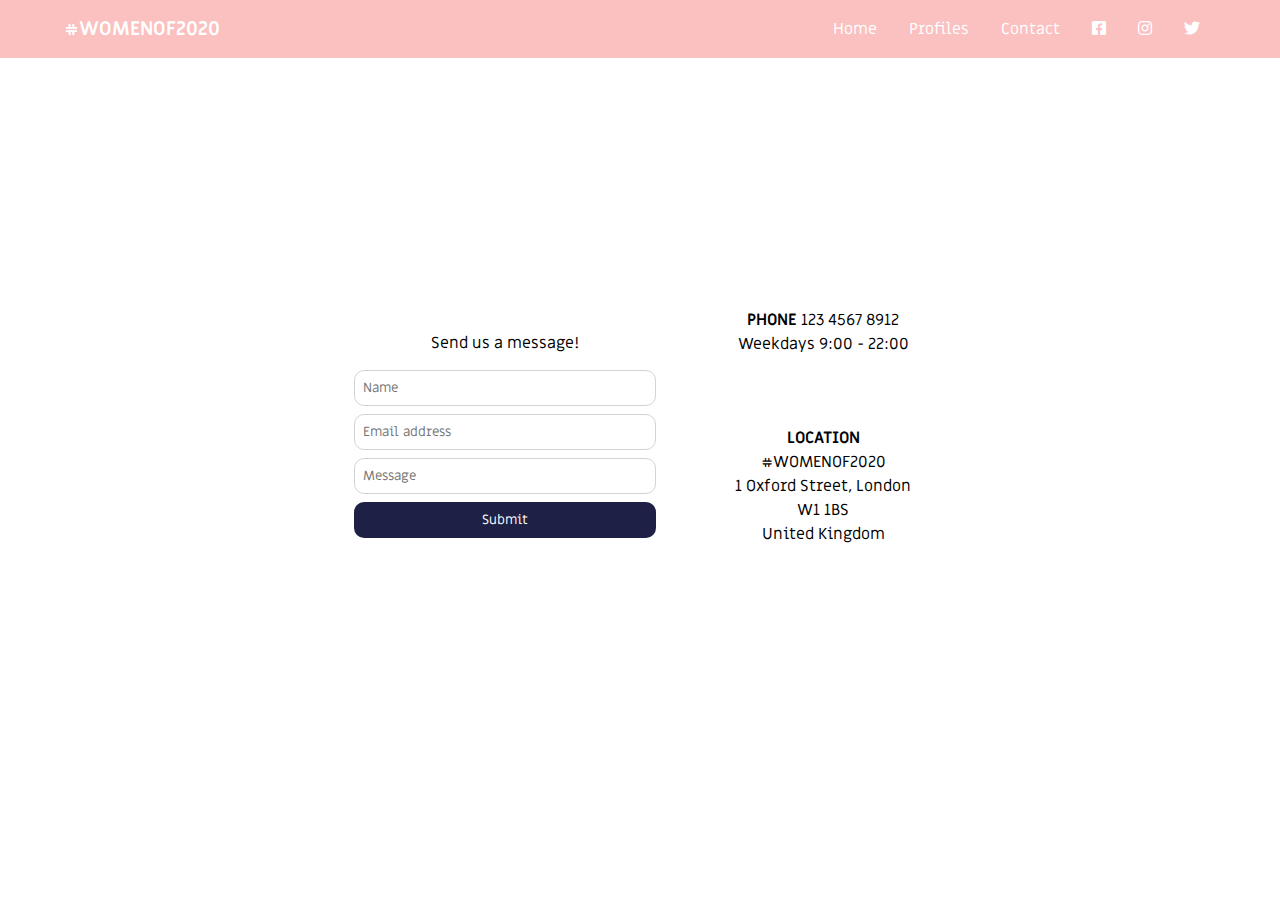
<file: contact.html>
<!DOCTYPE html>
<html lang="en">

<head>
    <meta charset="UTF-8">
    <meta name="viewport" content="width=device-width, initial-scale=1.0">
    <title>Document</title>

    <!-- Fonts -->
    <link href="https://fonts.googleapis.com/css2?family=Open+Sans:wght@300;400;700;800&display=swap" rel="stylesheet">
    <link href="https://fonts.googleapis.com/css2?family=Miriam+Libre:wght@400;700&display=swap" rel="stylesheet">
    <link rel="stylesheet" href="https://use.fontawesome.com/releases/v5.11.2/css/all.css">

    <!-- css stylesheet -->
    <link rel="stylesheet" href="./css/styles.css">

    <!-- javascript -->
    <script src="./js/javaScriptDoc.js"></script>
</head>

<body>

<!-- NAV BAR -->

<nav class="navbar">
   
    <div class="website-name"> <b>#WOMENOF2020 </b></div>
   
    <ul class="navbar-links">
        <li class="navbar-link">
            <a href="./index.html">Home</a>
        </li>
        <li class="navbar-link">
            <a href="./profiles.html">Profiles</a>
        </li>
        <li class="navbar-link">
            <a href="./contact.html">Contact</a>
        </li>
       
        <li class="navbar-link">
            <a href="https://www.facebook.com">
                <i class="fab fa-facebook-square"></i>
            </a>
        </li>
    
        <li class="navbar-link" >
            <a href="https://www.instagram.com">
                <i class="fab fa-instagram"></i>
            </a>
        </li>
    
        <li class="navbar-link" >
            <a href="https://www.twitter.com">
                <i class="fab fa-twitter"></i>
            </a>
        </li> 
    
    
    </ul>

    <ul class="navbar-links-icons">
        <li class="navbar-link">
            <a href="./index.html"><i class="fas fa-home"></i></a>
        </li>
        <li class="navbar-link">
            <a href="./profiles.html"><i class="fas fa-users"></i></a>
        </li>
        <li class="navbar-link">
            <a href="./contact.html"><i class="fas fa-envelope"></i></a>
        </li>
    </ul>
</nav>

<main>
    <h1 class="contact-page-title"><span style="font-size: 1.5rem;">Got a question?</span><br>
    Contact  #WOMENOF2020</h1>
    <div class="contact-container">

        <div class="send-msg">
            <p class="nl-msg">Send us a message!</p>
            <form>
                <input class="contact-name" type="text" placeholder="Name" required />
                <input class="contact-email" type="email" placeholder="Email address" required />
                <input class="contact-msg" type="text" placeholder="Message" required />
                <button id="submitButton"class="submit-btn">Submit</button>
            </form>
        </div>

        <div class="contact-options">

            <div class="phone"> 
                
                <p><b>PHONE</b> 123 4567 8912<br />
                    Weekdays 9:00 - 22:00<br />
                    
                    
                </p>
            </div>   
            <div class="mail">
                <p>
                    <b>LOCATION </b> <br />
                    #WOMENOF2020<br />
                    1 Oxford Street, London<br />
                    W1 1BS<br />
                    
                    United Kingdom
            </div>
        </div>
    </div>
</main>

</body> 
</html>
</file>
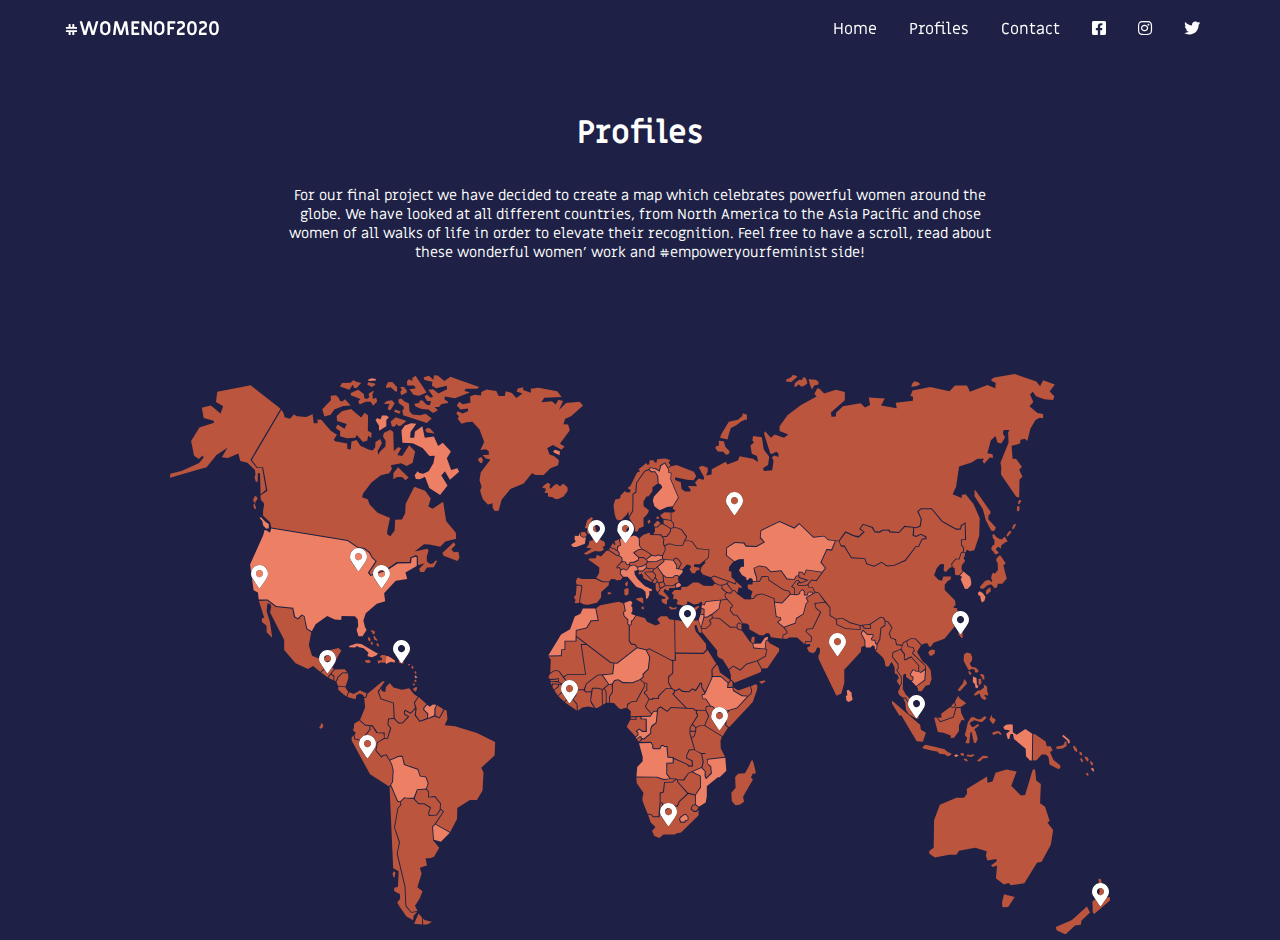
<file: profiles.html>
<!DOCTYPE html>
<html lang="en">

<head>
    <meta charset="UTF-8">
    <meta name="viewport" content="width=device-width, initial-scale=1.0">
    <title>Document</title>

    <!-- Fonts -->
    <link href="https://fonts.googleapis.com/css2?family=Open+Sans:wght@300;400;700;800&display=swap" rel="stylesheet">
    <link href="https://fonts.googleapis.com/css2?family=Miriam+Libre:wght@400;700&display=swap" rel="stylesheet">
    <link rel="stylesheet" href="https://use.fontawesome.com/releases/v5.11.2/css/all.css">

    <!-- css stylesheet -->
    <link rel="stylesheet" href="./css/map.css">

    <!-- javascript -->
    <script src="./js/javaScriptDoc.js"></script>
</head>

<body>

<!-- NAV BAR -->

<nav class="navbar">
   
    <div class="website-name"> <b>#WOMENOF2020 </b></div>
   
    <ul class="navbar-links">
        <li class="navbar-link">
            <a href="./index.html">Home</a>
        </li>
        <li class="navbar-link">
            <a href="./profiles.html">Profiles</a>
        </li>
        <li class="navbar-link">
            <a href="./contact.html">Contact</a>
        </li>
       
        <li class="navbar-link">
            <a href="https://www.facebook.com">
                <i class="fab fa-facebook-square"></i>
            </a>
        </li>
    
        <li class="navbar-link" >
            <a href="https://www.instagram.com">
                <i class="fab fa-instagram"></i>
            </a>
        </li>
    
        <li class="navbar-link" >
            <a href="https://www.twitter.com">
                <i class="fab fa-twitter"></i>
            </a>
        </li> 
    
    
    </ul>

    <ul class="navbar-links-icons">
        <li class="navbar-link">
            <a href="./index.html"><i class="fas fa-home"></i></a>
        </li>
        <li class="navbar-link">
            <a href="./profiles.html"><i class="fas fa-users"></i></a>
        </li>
        <li class="navbar-link">
            <a href="./contact.html"><i class="fas fa-envelope"></i></a>
        </li>
    </ul>
</nav>


<main>

    <div>
        <h1 class="map-title">
            Profiles</h1>
    </div>
<p class="map-description">
                    For our final project we have decided to create a map which celebrates powerful women around the globe. We have looked at all different countries, from North America to the Asia Pacific and chose women of all walks of life in order to elevate their recognition. Feel free to have a scroll, read about these wonderful women’ work and #empoweryourfeminist side!
</p>
    <!-- MAP  --> 

    <div class="map-container">

        <div class="map">

            <ul class="map-markers">

                <!-- Reni Eddo-Lodge -->
                <li class="map-marker map-marker-rel">
                    
                <a class="marker" href="#"></a>
        
                <div class="map-marker-info">
        
                    <div class="map-marker-info-inner">
        
                        <div class="info-header">
                            <p class="name">Reni<br />Eddo-Lodge</p>
        
                            <div class="profile-picture" >
                                <img class="profile-img" src="./img/reni-eddo-lodge.jpeg">
                            </div>

                            

                        </div>
        
                    <div class="info-main">
                        <p><b>Location:</b> London, UK</p>
                            <p>
                                Reni Eddo-Lodge is a British journalist and author, whose writing primarily focuses on feminism and exposing structural racism.
                            </p>
                    </div>
        
                    </div>
        
                </div>
        
                </li>

                <!-- Luisa Neubauer -->
                <li class="map-marker map-marker-ln">
        
                    <a class="marker" href="#"></a>
            
                        <div class="map-marker-info">
            
                        <div class="map-marker-info-inner">
            
                            <div class="info-header">
                                <p class="name">Luisa<br />Neubauer</p>
            
                                <div class="profile-picture" >
                                    <img class="profile-img" src="./img/Luisa-Neubauer.jpg">
                                </div>
        
                                
        
                            </div>
            
                            <div class="info-main">
                                <p><b>Location:</b> Hamburg, Germany</p>
                                <p>
                                    Luisa-Marie Neubauer is a German climate activist. She is one of the main organisers of the school strike for climate movement in Germany, where it is commonly referred to under its alternative name Fridays for Future.
                                </p>
                            </div>
            
                        </div>
            
                        </div>
            
                    </li>

                <!-- Lucinda Evans -->
                <li class="map-marker map-marker-le">
        
                    <a class="marker" href="#"></a>
        
                    <div class="map-marker-info">
        
                    <div class="map-marker-info-inner">
        
                        <div class="info-header">
                            <p class="name">Lucinda <br />Evans</p>
        
                            <div class="profile-picture" >
                                <img class="profile-img" src="./img/lucinda-evans.jpg">
                            </div>
    
                            
    
                        </div>
        
                        <div class="info-main">
                            <p><b>Location:</b> Cape Town, South Africa</p>
                            <p> 
                                Lucinda Evans is a South African women's rights activist. She is known for having led nationwide marches and was one of the speakers at the #AmINext protest outside South Africa's parliament calling for government action against gender-based violence and femicide.
                        
                            </p>
        
                        </div>
        
                    </div>
        
                    </div>
        
                </li>

                <!-- Nawal El Saadawi -->
                <li class="map-marker map-marker-nes">
        
                    <a class="marker" href="#"></a>
        
                    <div class="map-marker-info">
        
                    <div class="map-marker-info-inner">
        
                        <div class="info-header">
                            <p class="name">Nawal<br />El Saadawi</p>
        
                            <div class="profile-picture" >
                                <img class="profile-img" src="./img/Egypt_Nawal_El_Saadawi.jpg">
                            </div>
    
                            
    
                        </div>
        
                        <div class="info-main">
                            <p><b>Location:</b> Cairo, Egypt</p>
                            <p>
                                Nawal El Saadawi is an Egyptian feminist writer, activist, physician, and psychiatrist. She has written many books on the subject of women in Islam, paying particular attention to the practice of female genital mutilation in her society.
        
                    </div>
        
                    </div>
        
                </li>

                <!-- Wangari Maathai  -->
                <li class="map-marker map-marker-wm">
        
                    <a class="marker" href="#"></a>
        
                    <div class="map-marker-info">
        
                    <div class="map-marker-info-inner">
        
                        <div class="info-header">
                            <p class="name">Wangari<br />Maathai</p>
        
                            <div class="profile-picture" >
                                <img class="profile-img" src="./img/wangari-maathai.jpg">
                            </div>
                        </div>
        
                        <div class="info-main">
                        <p><b>Location:</b> Kenya</p>
                        <p>
                            Wangarĩ Maathai was a renowned Kenyan social, environmental and political activist and the first African woman to win the Nobel Prize.
                            In 1977, Maathai founded the Green Belt Movement, an environmental non-governmental organization focused on the planting of trees, environmental conservation, and women's rights. 
                            </p>
        
                        </div>
        
                    </div>
        
                    </div>
        
                </li>
            
                <!-- Leymah Gbowee -->
                <li class="map-marker map-marker-lg">
            
                    <a class="marker" href="#"></a>
        
                    <div class="map-marker-info">
        
                    <div class="map-marker-info-inner">
        
                        <div class="info-header">
                            <p class="name">Leymah <br />Gbowee </p>
        
                            <div class="profile-picture" >
                                <img class="profile-img" src="./img/Leymah-Gbowee.jpg">
                            </div>
                        </div>
        
                        <div class="info-main">
                        <p><b>Location:</b> Liberia</p>
                        <p>
                            Leymah Roberta Gbowee is a Liberian peace activist responsible for leading a women's nonviolent peace movement, Women of Liberia Mass Action for Peace that helped bring an end to the Second Liberian Civil War in 2003.
                            </p>
        
                        </div>
        
                    </div>
        
                    </div>
        
                </li>

                <!-- Ruth Baden Ginsburg  -->
                <li class="map-marker map-marker-rbg">
            
                    <a class="marker" href="#"></a>
        
                    <div class="map-marker-info">
        
                    <div class="map-marker-info-inner">
        
                        <div class="info-header">
                            <p class="name">Ruth   <br />Baden Ginsburg</p>
        
                            <div class="profile-picture" >
                                <img class="profile-img" src="./img/rbg.jpg">
                            </div>
                        </div>
        
                        <div class="info-main">
                            <p><b>Location:</b> USA</p>
                            <p>
                            Ruth Bader Ginsburg was an associate justice of the Supreme Court of the United States from 1993 until her death. She was nominated by President Bill Clinton and at the time was generally viewed as a moderate consensus-builder.
                            </p>
        
                        </div>
        
                    </div>
        
                    </div>
        
                </li>

                <!-- Alicia Garza -->
                <li class="map-marker map-marker-ag">
            
                    <a class="marker" href="#"></a>
        
                    <div class="map-marker-info">
        
                    <div class="map-marker-info-inner">
        
                        <div class="info-header">
                            <p class="name">Alicia<br />Garza</p>
        
                            <div class="profile-picture" >
                                <img class="profile-img" src="./img/ag.jpg">
                            </div>
                        </div>
        
                        <div class="info-main">
                            <p><b>Location:</b> USA</p>
                            <p>
                                Alicia Garza is an American civil rights activist and writer known for co-founding the international Black Lives Matter movement.  She has organized around the issues of health, student services and rights, rights for domestic workers, ending police brutality, anti-racism, and violence against transgender and gender non-conforming people of color. 
                            </p>
        
                        </div>
        
                    </div>
        
                    </div>
        
                </li>
                
                <!-- Alexandria Ocasio-Cortez -->
                <li class="map-marker map-marker-aoc">
            
                    <a class="marker" href="#"></a>
        
                    <div class="map-marker-info">
        
                    <div class="map-marker-info-inner">
        
                        <div class="info-header">
                            <p class="name">Alexandria<br />Ocasio-Cortez</p>
        
                            <div class="profile-picture" >
                                <img class="profile-img" src="./img/aoc.jpg">
                            </div>
                        </div>
        
                        <div class="info-main">
                            <p><b>Location:</b> USA</p>
                            <p>
                                Alexandria Ocasio-Cortez, also known by her initials AOC, is an American politician serving as the U.S. Representative for New York's 14th congressional district. The district includes the eastern part of the Bronx, portions of north-central Queens, and Rikers Island in New York City.
                            </p>
        
                        </div>
        
                    </div>
        
                    </div>
        
                </li>

                <!-- Ivanka Trump 
                <li class="map-marker map-marker-it">
            
                    <a class="marker" href="#"></a>
        
                    <div class="map-marker-info">
        
                    <div class="map-marker-info-inner">
        
                        <div class="info-header">
                            <p class="name">Ivanka <br /> Trump</p>
        
                            <div class="profile-picture" >
                                <img class="profile-img" src="./img/it.png">
                            </div>
                        </div>
        
                        <div class="info-main">
                            <p><b>Location:</b> USA</p>
                            <p>
                            </p>
        
                        </div>
        
                    </div>
        
                    </div>
        
                </li>
                -->

                <!-- Lyubov Sobol -->
                <li class="map-marker map-marker-ls">
            
                    <a class="marker" href="#"></a>
        
                    <div class="map-marker-info">
        
                    <div class="map-marker-info-inner">
        
                        <div class="info-header">
                            <p class="name">Lyubov <br />Sobol</p>
        
                            <div class="profile-picture" >
                                <img class="profile-img" src="./img/ls.jpg">
                            </div>
                        </div>
        
                        <div class="info-main">
                            <p><b>Location:</b> Russia</p>
                            <p>
                                Lyubov Eduardovna Sobol is a Russian political and public figure, anti-corruption activist, lawyer of the Anti-Corruption Foundation, and a member of the Russian Opposition Coordination Council.                         </p>
        
                        </div>
        
                    </div>
        
                    </div>
        
                </li> 

                <!-- Chua Sock Koong -->
                <li class="map-marker map-marker-csk">
            
                    <a class="marker" href="#"></a>
        
                    <div class="map-marker-info">
        
                    <div class="map-marker-info-inner">
        
                        <div class="info-header">
                            <p class="name">Chua <br />Sock Koong</p>
        
                            <div class="profile-picture" >
                                <img class="profile-img" src="./img/csk.jpg">
                            </div>
                        </div>
        
                        <div class="info-main">
                            <p><b>Location:</b> Singapore</p>
                            <p>
                                Chua Sock Koong, Group Chief Executive Officer (CEO) of Singapore Telecommunications Limited (SingTel), appears in many lists of the most powerful women in business. She is one of the few women in the world to run a major communications group.  SingTel, Asia’s leading communications group, is the largest listed company on the Singapore Exchange by market capitalisation.
                            </p>
        
                        </div>
        
                    </div>
        
                    </div>
        
                </li>

                <!-- Parveena Ahanger -->
                <li class="map-marker map-marker-pa">
            
                    <a class="marker" href="#"></a>
        
                    <div class="map-marker-info">
        
                    <div class="map-marker-info-inner">
        
                        <div class="info-header">
                            <p class="name">Parveena <br />Ahanger</p>
        
                            <div class="profile-picture" >
                                <img class="profile-img" src="./img/pa.jpg">
                            </div>
                        </div>
        
                        <div class="info-main">
                            <p><b>Location:</b> Jammu and Kashmir, India</p>
                            <p>
                                Parveena Ahangar is the Founder and Chairperson of Association of Parents of Disappeared Persons in Jammu and Kashmir. She won the Rafto Prize for Human Rights in 2017 for her “protests against enforced disappearances” and for demanding justice for victims of violence in Jammu and Kashmir.
                            </p>
        
                        </div>
        
                    </div>
        
                    </div>
        
                </li>

                <!-- Jacinda Ardern -->
                <li class="map-marker map-marker-ja">
            
                    <a class="marker" href="#"></a>
        
                    <div class="map-marker-info">
        
                    <div class="map-marker-info-inner">
        
                        <div class="info-header">
                            <p class="name">Jacinda <br />Ardern</p>
        
                            <div class="profile-picture" >
                                <img class="profile-img" src="./img/ja.jpg">
                            </div>
                        </div>
        
                        <div class="info-main">
                            <p><b>Location:</b> New Zealand</p>
                            <p>
                                Jacinda Kate Laurell Ardern is a New Zealand politician who has served as the 40th prime minister of New Zealand and leader of the Labour Party since 2017. She has been the member of Parliament for Mount Albert since March 2017, having first been elected to the House of Representatives as a list MP in 2008.
                            </p>
        
                        </div>
        
                    </div>
        
                    </div>
        
                </li>

                <!-- Tsai Ing-Wen -->
                <li class="map-marker map-marker-tiw">
            
                    <a class="marker" href="#"></a>
        
                    <div class="map-marker-info">
        
                    <div class="map-marker-info-inner">
        
                        <div class="info-header">
                            <p class="name">Tsai <br />Ing-Wen</p>
        
                            <div class="profile-picture" >
                                <img class="profile-img" src="./img/ti-w.png">
                            </div>
                        </div>
        
                        <div class="info-main">
                            <p><b>Location:</b> Taiwan</p>
                            <p>
                            Tsai Ing-wen is a Taiwanese politician and academic serving as the seventh President of the Republic of China, since 2016. A member of the Democratic Progressive Party, Tsai is the first female president of Taiwan.                        
                            </p>
        
                        </div>
        
                    </div>
        
                    </div>
        
                </li>

                <!-- Mariana Costa Checa -->
                <li class="map-marker map-marker-mcc">
            
                    <a class="marker" href="#"></a>
        
                    <div class="map-marker-info">
        
                    <div class="map-marker-info-inner">
        
                        <div class="info-header">
                            <p class="name">Mariana <br />Costa Checa</p>
        
                            <div class="profile-picture" >
                                <img class="profile-img" src="./img/mcc.jpg">
                            </div>
                        </div>
        
                        <div class="info-main">
                            <p><b>Location:</b> Peru</p>
                            <p>
                                As the brains behind Laboratoria, a business directed towards getting low-income women into the tech industry by providing them with web design classes, she’s been praised by both Barack Obama and Mark Zuckerberg. She was also recently recognized by MIT as one of the most innovative minds under 35 and named as one of just nine Latin American women in the BBC’s 2016 Women of the Year rankings.                        </p>
        
                        </div>
        
                    </div>
        
                    </div>
        
                </li>

                <!-- Rigoberta Menchu -->
                <li class="map-marker map-marker-rm">
            
                    <a class="marker" href="#"></a>
        
                    <div class="map-marker-info">
        
                    <div class="map-marker-info-inner">
        
                        <div class="info-header">
                            <p class="name">Rigoberta<br />Menchú</p>
        
                            <div class="profile-picture" >
                                <img class="profile-img" src="./img/rm.jpg">
                            </div>
                        </div>
        
                        <div class="info-main">
                            <p><b>Location:</b> Guatemala</p>
                            <p>
                                Rigoberta Menchú Tum is a K'iche' Indigenous feminist and human rights activist from Guatemala. Menchú has dedicated her life to publicizing the rights of Guatemala's Indigenous peoples during and after the Guatemalan Civil War, and to promoting Indigenous rights internationally. 
                            </p>      
                        </div>
        
                    </div>
        
                    </div>
        
                </li>
                <!-- Sonia Sotomayor -->
                <li class="map-marker map-marker-ss">
            
                    <a class="marker" href="#"></a>
        
                    <div class="map-marker-info">
        
                    <div class="map-marker-info-inner">
        
                        <div class="info-header">
                            <p class="name">Sonia<br />Sotomayor</p>
        
                            <div class="profile-picture" >
                                <img class="profile-img" src="./img/ss.jpg">
                            </div>
                        </div>
        
                        <div class="info-main">
                            <p><b>Location:</b> Puerto Rico/USA</p>
                            <p>
                                Sonia Maria Sotomayor is an Associate Justice of the Supreme Court of the United States. She was nominated by President Barack Obama on May 26, 2009 and has served since August 8, 2009. Sotomayor is the first Hispanic and Latina member of the Court.
                            </p>
        
                        </div>
        
                    </div>
        
                    </div>
        
                </li>
            </ul>

            <svg version="1.2" viewBox="0 0 868.32 517.71" xmlns="http://www.w3.org/2000/svg" xmlns:xlink="http://www.w3.org/1999/xlink">
                        
                <path class="color2" id="kalimantan" d="m726.34 308.68-2.31 8.68-12.53 4.23-3.75-4.4-1.82 0.5 3.4 13.12 5.09 0.57 6.79 2.57v2.57l3.11-0.57 4.53-6.27v-5.13l2.55-5.13 2.83 0.57-3.4-7.13-0.52-4.59z"/>
                <path class="color2" id="papua new guinea" d="m797.42 332.57-0.37 24.44 3.52-0.19 4.63-5.41 3.89 0.19 2.5 2.24 0.83 6.9 7.96 4.2 2.04-0.75v-2.52l-6.39-5.32-3.15-7.28 2.5-1.21-1.85-4.01-3.7-0.09-0.93-4.29-9.81-6.62z"/>
                <path class="color2" id="mexico" d="m82.15 209.71 4.83 15.21-2.25 1.26 0.25 3.02 4.25 3.27v6.05l5.25 5.04-2.25-14.86-3-9.83 0.75-6.8 2.5 0.25 1 2.27-1 5.79 13 25.44v9.07l10.5 12.34 11.5 5.29 4.75-2.77 6.75 5.54 4-4.03-1.75-4.54 5.75-1.76 1.75 1.01 1.75-1.76h2.75l5-8.82-2.5-2.27-9.75 2.27-2.25 6.55-5.75 1.01-6.75-2.77-3-9.57 2.27-12.07-4.64-2.89-2.21-11.59-1.85-0.79-3.38 3.43-3.88-2.07-1.52-7.73-15.37-1.61-7.94-5.97z"/>
                <path class="color2" id="estonia" d="m462.43 127.94-5.6-0.2-3.55 2.17-0.05 1.61 2.3 2.17 7.15 1.21z"/>
                <path class="color2" id="algeria" d="m418.54 211.77-4.08-1.37-16.98 3.19-3.7 2.81 2.26 11.67-6.75 0.27-4.06 6.53-9.67 2.32 0.03 4.75 31.85 24.35 5.43 0.46 18.11-14.15-1.81-2.28-3.4-0.46-2.04-3.42v-14.15l-1.36-1.37 0.23-3.65-3.62-3.65-0.45-3.88 1.58-1.14-0.68-4.11z"/>
                <path class="color1" id="morocco" d="m392.95 216.56h-11.55l-2.26 5.02-5.21 2.51-4.3 11.64-8.38 5.02-11.77 19.39 11.55-0.23 0.45-5.7h2.94v-7.76h10.19l0.23-10.04 9.74-2.28 4.08-6.62 6.34-0.23z"/>
                <path class="color2" id="mauretania" d="m349.56 260.94 2.18 2.85-0.45 12.32 3.17-2.28 2.26-0.46 3.17 1.14 3.62 5.02 3.4-2.28 16.53-0.23-4.08-27.61 4.38-0.02-8.16-6.25 0.01 4.06-10.33 0.01-0.05 7.75-2.97-0.01-0.38 5.72z"/>
                <path class="color2" id="senegal" d="m354.78 274.6-3.94 2.86-0.9 1.6-0.28 1.6 1.45 1.04 4.84-0.07 3.11-0.84 0.35 1.53-0.28 2.02 2.97 1.46 0.62 0.7 3.94 0.14 0.14-1.74-3.6-4.32-4.01-5.43-2.49-1.04z"/>
                <path class="color2" id="gambia" d="m351.55 282.62-0.13 1.11 6.92-0.1 0.35-1.03-0.15-1.04-1.99 0.81z"/>
                <path class="color2" id="casamance" d="m351.45 284.5 1.24 3.01 0.69-1.86 8.41 0.88-3.64-1.87z"/>
                <path class="color2" id="bissau" d="m353.26 288.81 1.4 2.77 3.93-3.38 0.04-1.04-4.63-0.67z"/>
                <path class="color2" id="guinee" d="m355.08 292.22 3.04 4.68 3.96-3.44 4.06-0.18 3.38 4.49 2.87 1.89 1.08-2.1 0.96-0.54-0.07-4.62-1.91-5.48-5.86 0.65-7.25-0.58-0.04 1.86z"/>
                <path class="color2" id="sierra leone" d="m358.59 297.41 5.65 5.46 4.03-4.89-2.52-3.95-3.47 0.35z"/>
                <path class="color2" id="liberia" d="m364.83 303.47 10.98 7.34-0.26-5.56-3.32-3.91-3.24-2.87z"/>
                <path class="color2" id="ivoire" d="m376.73 311.03 4.28-3.03 5.32-0.93 5.43 1.17-2.77-4.19-0.81-2.56 0.81-7.57-4.85 0.23-2.2-2.1-4.62 0.12-2.2 0.35 0.23 5.12-1.16 0.47-1.39 2.56 3.58 4.19z"/>
                <path class="color2" id="mali" d="m364.12 280.12 3.08-2.11 17.12-0.1-3.96-27.54 4.52-0.13 21.87 16.69 2.94 0.42-1.11 9.28-13.75 1.25-10.61 7.92-1.93 5.42-7.37 0.31-1.88-5.41-5.65 0.4 0.22-1.77z"/>
                <path class="color2" id="burkina" d="m395.25 278.56 3.64-0.29 5.97 8.44-5.54 4.18-4.01-1.03-5.39 0.07-0.87 3.16-4.52 0.22-1.24-1.69 1.6-5.14z"/>
                <path class="color1" id="niger" d="m405.55 286.28 2.55-0.06 2.3-3.45 3.86-0.69 4.11 2.51 8.77 0.25 6.78-2.76 2.55-2.19 0.19-2.88 4.73-4.77 1.25-10.53-3.11-6.52-7.96-1.94-18.42 14.36-2.61-0.25-1.12 9.97-9.4 0.94z"/>
                <path class="color2" id="ghana" d="m389 301.33 1.12 2.63 2.92 4.58 1.62-0.06 4.42-2.51-0.31-14.29-3.42-1-4.79 0.13z"/>
                <path class="color2" id="togo" d="m399.88 305.53 2.68-1.57-0.06-10.35-1.74-2.82-1.12 0.94z"/>
                <path class="color2" id="benin" d="m403.37 303.77h2.12l0.12-6.02 2.68-3.89-0.12-6.77-2.43-0.06-4.17 3.26 1.74 3.32z"/>
                <path class="color2" id="nigeria" d="m406.23 303.65 3.92 0.19 4.73 5.27 2.3 0.63 1.8-0.88 2.74-0.38 0.93-3.82 3.73-2.45 4.04-0.19 7.4-13.61-0.12-3.07-3.42-2.63-6.84 3.01-9.15-0.13-4.36-2.76-3.11 0.69-1.62 2.82-0.12 7.96-2.61 3.7z"/>
                <path class="color1" id="tunisia" d="m419.57 211.61 5.53-2.23 1.82 1.18 0.07 1.44-0.85 1.11 0.13 1.97 0.85 0.46v3.54l-0.98 1.64 0.13 1.05 3.71 1.31-2.99 4.65-1.17-0.07-0.2 3.74-1.3 0.2-1.11-0.98 0.26-3.8-3.64-3.54-0.46-3.08 1.76-1.38z"/>
                <path class="color2" id="libya" d="m424.71 232.31 1.56-0.26 0.46-3.6h0.78l3.19-5.24 7.87 2.29 2.15 3.34 7.74 3.54 4.03-1.7-0.39-1.7-1.76-1.7 0.2-1.18 2.86-2.42h5.66l2.15 2.88 4.55 0.66 0.59 36.89-3.38-0.13-20.42-10.62-2.21 1.25-8.39-2.1-2.28-3.01-3.32-0.46-1.69-3.01z"/>
                <path class="color2" id="egypt" d="m466.59 227.34 2.67 0.07 5.2 1.44 2.47 0.07 3.06-2.56h1.43l2.6 1.44h3.29l0.59-0.04 2.08 5.98 0.59 1.93 0.55 2.89-0.98 0.72-1.69-0.85-1.95-6.36-1.76-0.13-0.13 2.16 1.17 3.74 9.37 11.6 0.2 4.98-2.73 3.15-25.64-0.29z"/>
                <path class="color2" id="chad" d="m437.45 280.28 0.13-2.95 4.74-4.61 1.27-11.32-3.16-6.04 2.21-1.13 21.4 11.15-0.13 10.94-3.77 3.21v5.64l2.47 4.78h-4.36l-7.22 7.14-0.19 2.16-5.33-0.07-0.07 0.98-3.04-0.4-2.08-3.93-1.56-0.77 0.2-1.2 1.96-1.5v-7.02l-2.71-0.42-3.27-2.43z"/>
                <path class="color2" id="south_sudan" d="m493.74 294.62-2.9434-4.9434-0.30859-3.5957-0.70703 0.13477-0.19141 1.1074-3.8574 5.6348-3.0781-1.4688-3.0703 2.5723-6.3516-0.36523-2.8106-2.2461-4.0332 2.0645-0.15234 1.375-1.2305 0.74023 12.32 12.68 6.7109 0.38086 0.97852 1.4902 9.6016 0.16992 0.0781-2.1504 0.82032-1.4902 3.2012-0.41016-3.9902-5.7891h-2.9394l-0.75-4.1113 2.3594-1.0391z"/>
                <path class="color2" id="sudan" d="m496.66 254.89-3.6894 3.7207-25.801-0.23047 0.27929 6.5703-2.459-0.0703-0.17969 11.83-3.7305 3.2109-0.15039 4.9395 2.6914 5.3105 2.9492 1.7402-0.0449 0.41406 4.0195-2.0586 3.0664 2.4492 5.6387 0.32422 3.2578-2.7285 2.8867 1.375 3.25-4.748 0.27343-1.5762 2.4766-0.4707 0.38476 4.4707 2.4766 4.1602 6.0039-12.912v-7.8496l4.3613-5.1406z"/>
                <path class="color2" id="cameroon" d="m422.48 308.56 3.22 2.96-0.23 4.58 17.66-0.41 1.44-1.62-5.06-5.45-0.75-1.97 3.22-6.03-2.19-4-1.84-0.99v-2.03l2.13-1.39 0.12-6.32-1.69-0.19-0.03 3.32-7.42 13.85-4.54 0.23-3.11 2.14z"/>
                <path class="color2" id="eritrea" d="m501.37 278.98-0.25-5.89 3.96-4.62 1.07 0.82 1.95 6.52 9.36 6.97-1.7 2.09-6.85-5.89z"/>
                <path class="color2" id="djibouti" d="m516.14 285.82-0.57 3.36 3.96-0.06 0.06-4.94-1.45-0.89z"/>
                <path class="color1" id="ethiopia" d="m494.15 296.04 7.28-16.2 7.23 0.04 6.41 5.57-0.45 4.59h4.97l0.51 2.76 8.04 4.81 4.96 0.25-9.43 10.13-12.95 3.99h-3.21l-5.72-4.88-2.26-0.95-4.38-6.45-2.89 0.04-0.34-2.96z"/>
                <path class="color2" id="somaliland" d="m520.4 289.32 4.08 2.78 1.21-0.06 10.13-3.48 1.15 3.71-0.81 3.13-2.19 1.74-5.47-0.35-7.83-4.81z"/>
                <path class="color2" id="soqotra" d="m544.28 283.93 2.13 2.38 2.88-1.74 1.04-0.35-1.32-1.28-2.53 0.75z"/>
                <path class="color2" id="somalia" d="m536.63 288.33 4.37-1.68 1.55 0.93-0.17 3.88-4.03 11.48-21.81 23.36-2.53-1.74-0.17-9.86 3.28-3.77 6.96-2.15 10.21-10.78 2.67-2.38 0.75-3.48z"/>
                <path class="color2" id="centrafrique" d="m440.32 308.33 4.66 5.04 1.84-2.38 2.93 0.12 0.63-2.32 2.88-1.8 5.98 4.12 3.45-3.42 13.39 0.59-12.42-12.82 1.67-1.04 0.23-2.26-2.82-1.33h-4.14l-6.67 6.61-0.23 2.72-5.29-0.17-0.17 1.16-3.45-0.35-3.11 5.91z"/>
                <path class="color2" id="gabon" d="m431.05 316.91-0.12 2.49-5.64-0.12-3.45 6.67 8.11 8.87 2.01-1.68-0.06-1.74-1.38-0.64v-1.22l3.11-1.97 2.76 2.09 3.05 0.06-0.06-10.49-4.83-0.23-0.06-2.2z"/>
                <path class="color2" id="equatorial guinea" d="m425.65 316.97-0.06 1.39 4.54 0.23-0.06-1.57z"/>
                <path class="color1" id="congo" d="m435.66 316.8-0.06 1.45 4.78 0.12 0.17 12.41-4.37-0.12-2.53-1.97-1.96 1.1-0.09 0.55 1.01 0.49 0.29 2.55-2.7 2.32 0.58 1.22 2.99-2.32h1.44l0.46 1.39 1.9 0.81 6.1-5.16-0.12-3.77 1.27-3.07 3.91-2.9 1.05-9.81-2.78 0.01-3.22 4.41z"/>
                <path class="color2" id="cabinda" d="m431.21 337.51 1.74 2.26 2.25-2.13-0.66-2.21-0.56-0.04z"/>
                <path class="color2" id="drc" d="m434.04 339.99 10.31-0.18 2.09 2.97-0.08 2.19 0.77 0.7h5.12l1.47-2.89h2.09l0.85 0.86 2.87-0.08 0.85 10.08 4.96 0.16v0.78l13.33 6.01 0.62 1.17h2.79l-0.31-4.22-5.04-2.42 0.31-3.2 2.17-5.08 4.96-0.16-4.26-14.14 0.08-6.01 6.74-10.54 0.08-1.48-1.01-0.55 0.04-2.86-1.23-0.11-1.24-1.58-20.35-0.92-3.73 3.63-6.11-4.02-2.15 1.32-1.56 13.13-3.86 2.98-1.16 2.64 0.21 3.91-6.96 5.69-1.85-0.84 0.25 1.09z"/>
                <path class="color2" id="rwanda" d="m482.48 324.18 2.81 2.59-0.12 2.77-4.36 0.09v-3.06z"/>
                <path class="color2" id="burundi" d="m480.87 330.49 4.27-0.09-1.11 3.74-1.08 0.94h-1.32l-0.94-2.53z"/>
                <path class="color2" id="uganda" d="m482.96 323.37 3.03 2.84 1.9-1.21 5.14-0.84 0.88 0.09 0.33-1.95 2.9-6.1-2.44-5.08-7.91 0.05-0.05 2.09 1.06 1.02-0.16 2.09z"/>
                <path class="color2" id="kenya" d="m495.49 310.8 2.66 5.19-3.19 6.69-0.42 2.03 15.93 9.85 4.94-7.76-2.5-2.03-0.05-10.22 3.13-3.42-4.99 1.66-3.77 0.05-5.9-4.98-1.86-0.8-3.45 0.32-0.61 1.02z"/>
                <path class="color2" id="tanzania" d="m495.23 355.7 17.47-2.14-3.93-7.6-0.21-7.28 1.27-3.48-16.62-10.44-5.21 0.86-1.81 1.34-0.16 3.05-1.17 4.23-1.22 1.45-1.75 0.16 3.35 11.61 5.47 2.57 3.77 0.11z"/>
                <path class="color2" id="zambia" d="m459.21 368.98 3.17 4.4 4.91 0.3 1.74 0.96 5.14 0.06 4.43-6.21 12.38-5.54 1.08-4.88-1.44-6.99-6.46-3.68-4.31 0.3-2.15 4.76 0.06 2.17 5.08 2.47 0.3 5.37-4.37 0.24-1.08-1.81-12.14-5.18-0.36 3.98-5.74 0.18z"/>
                <path class="color1" id="angola" d="m433.28 340.99 3.41 12.73-0.08 4.02-4.99 5.36-0.75 8.71 19.2 0.17 6.24 2.26 5.15-0.67-3-3.76 0.01-10.74 5.9-0.25v-4.19l-4.79-0.2-0.96-9.92-2.02 0.03-1.09-0.98-1.19 0.06-1.58 3.06h-6.08l-1.41-1.42 0.42-2.01-1.66-2.43z"/>
                <path class="color2" id="malawi" d="m491.82 363.68 3.11 3.25-0.06 4.16 0.6 1.75 4.13-4.46-0.48-5.67-2.21-1.69-1.97-9.95-3.41-0.12 1.55 7.17z"/>
                <path class="color1" id="mozambique" d="m485.83 397.56 2.69 2.23 6.34-3.86 1.02-5.73v-9.46l10.17-8.32 1.74 0.06 6.16-5.91-0.96-12.18-16.33 2.06 0.48 3.68 2.81 2.17 0.66 6.63-5.5 5.37-1.32-3.01 0.24-3.98-3.17-3.44-7.78 3.62 7.24 3.68 0.24 10.73-4.79 7.11z"/>
                <path class="color2" id="zimbabwe" d="m469.32 376.58 8.97 10.13 6.88 1.75 4.61-7.23-0.36-9.58-7.48-3.86-2.81 1.27-4.19 6.39-5.8-0.06z"/>
                <path class="color2" id="namibia" d="m441.21 406.24 3.35 0.24 1.97 1.99 4.67 0.06 1.14-13.26v-8.68l2.99-0.6 1.14-9.1 7.6-0.24 2.69-2.23-4.55-0.18-6.16 0.84-6.64-2.41h-18.66l0.48 5.3 6.22 9.16-1.08 4.7 0.06 2.47z"/>
                <path class="color2" id="botswana" d="m453.17 395.51 2.15 0.66-0.3 6.15 2.21 0.3 5.08-4.58 6.1 0.66 1.62-4.1 7.72-7.05-9.27-10.67-0.12-1.75-1.02-0.3-2.81 2.59-7.3 0.18-1.02 9.1-2.87 0.66z"/>
                <path class="color2" id="swaziland" d="m485.53 398.28-2.51 0.42-1.08 2.95 1.92 1.75h2.33l1.97-2.83z"/>
                <path class="color1" id="lesotho" d="m472.07 409.67 3.05-2.35 1.44 0.06 1.74 2.17-0.18 2.17-2.93 1.08v0.84l-3.23-0.18-0.78-2.35z"/>
                <path class="color2" id="south africa" d="m478.82 387.91-7.9 7.3-1.88 4.51-6.26-0.78-5.21 4.63-3.46-0.34 0.28-6.4-1.23-0.43-0.86 13.09-6.14-0.06-1.85-2.18-2.71-0.03 2.47 7.09 4.41 4.17-3.15 3.67 2.04 4.6 4.72 1.8 3.76-3.2 10.77 0.06 0.77-0.96 4.78-0.84 16.17-16.1-0.06-5.07-1.73 2.24h-2.59l-3.15-2.64 1.6-3.98 2.75-0.56-0.25-8.18zm-3.79 18.5 1.51-0.06 2.45 2.66-0.07 3.08-2.87 1.45-0.18 1.02-4.38 0.05-1.37-3.3 1.25-2.42z"/>
                <path class="color2" id="greenland" d="m265.79 34.35-1.36 2.17 2.45 2.45-1.09 2.45 3.54 4.62 4.35-1.36 5.71-0.54 6.53 7.07 4.35 11.69-3.53 7.34 4.89-0.82 2.72 1.63 0.27 3.54-5.98 0.27 3.26 3.26 4.08 0.82-8.97 11.96-1.09 7.34 1.9 5.98-1.36 3.54 2.45 7.61 4.62 5.17 1.36-0.27 2.99-0.82 0.27 4.35 1.9 2.72 3.53-0.27 2.72-10.06 8.16-10.06 12.24-4.89 7.61-9.52 3.53 1.63h7.34l5.98-5.98 7.34-2.99 0.82-4.62-4.62-4.08-4.08-1.36-2.18-5.71 5.17-2.99 8.16 4.35 2.72-2.99-4.35-2.45 9.25-12.51-1.63-5.44-4.35-0.27 1.63-4.89 5.44-2.45 11.15-9.79-3.26-3.53-12.51 1.09-6.53 6.53 3.81-8.43-4.35-1.09-2.45 4.35-3.53-2.99-9.79 1.09 2.72-4.35 16.04-0.54-4.08-5.44-17.4-3.26-7.07 1.09 0.27 3.54-7.34-2.45 0.27-2.45-5.17 1.09-1.09 2.72 5.44 1.9-5.71 4.08-4.08-4.62-5.71-1.63-0.82 4.35h-5.71l-2.18-4.62-8.97-1.36-4.89 2.45-0.27 3.26-6.25-0.82-3.81 1.63 0.27 3.81v1.9l-7.07 1.36-3.26-2.17-2.18 3.53 3.26 3.54 6.8-0.82 0.54 2.18-5.17 2.45z"/>
                <path class="color2" id="disko" d="m287.55 76.77 1.63 2.45-0.82 2.99h-1.63l-2.18-2.45 0.54-1.9z"/>
                <path class="color1" id="milne" d="m355.53 69.97 4.62 1.36-0.27 3.81-4.89-2.45-1.09-1.36z"/>
                <path class="color2" id="australia" d="m705.83 412.26-0.35 25.38-3.9 2.86-0.35 2.5 5.32 3.57 13.13-2.5h6.74l2.48-3.58 14.9-2.86 10.64 3.22-0.71 4.29 1.42 4.29 8.16-1.43 0.35 2.14-5.32 3.93 1.77 1.43 3.9-1.43-1.06 11.8 7.45 5.72 4.26-1.43 2.13 2.14 12.42-1.79 11.71-18.95 4.26-1.07 8.51-15.73 2.13-13.58-5.32-6.79 2.13-1.43-4.26-13.23-4.61-3.22 0.71-17.87-4.26-3.22-1.06-10.01h-2.13l-7.1 23.59-3.9 0.36-8.87-8.94 4.97-13.23-9.22-1.79-10.29 2.86-2.84 8.22-4.61 1.07-0.35-5.72-18.8 11.44 0.35 4.29-2.84 3.93h-7.1l-15.26 6.43z"/>
                <path class="color2" id="tasmania" d="m770.4 480.54-1.77 7.15 0.35 5 5.32-0.36 6.03-9.29z"/>
                <path class="color2" id="new zealand north island" d="m857.68 466.24 1.06 11.8-1.42 5.36-5.32 3.93 0.35 4.65v5l1.42 1.79 14.55-12.51v-2.86h-3.55l-4.97-16.8z"/>
                <path class="color2" id="new zealand south island" d="m847.04 491.98 2.84 5.36-7.81 7.51-0.71 3.93-5.32 0.71-8.87 8.22-8.16-3.93-0.71-2.86 14.9-6.43z"/>
                <path class="color2" id="sumatra" d="m667.14 301.85-0.28 2.28 6.79 11.41h1.98l14.15 23.67 5.66 0.57 2.83-8.27-4.53-2.85-0.85-4.56z"/>
                <path class="color2" id="east malaysia" d="m708.8 317.2 3.02 3.49 11.58-4.01 2.29-8.84 5.16-0.37 4.72-3.42-6.12-4.46-1.4-2.45-3.02 5.57 1.11 3.2-1.84 2.67-3.47-0.89-8.41 6.17 0.22 3.57z"/>
                <path class="color2" id="brunei" d="m724.43 303.53-2.88 3.49 2.36 0.74 1.33-1.86z"/>
                <path class="color2" id="sulawesi" d="m734.19 333.39 2.26 2.77-1.47 4.16v0.79h3.34l1.18-10.4 1.08 0.3 1.96 9.5 1.87 0.5 1.77-4.06-1.77-6.14-1.47-2.67 4.62-3.37-1.08-1.49-4.42 2.87h-1.18l-2.16-3.17 0.69-1.39 3.64-1.78 5.5 1.68 1.67-0.1 4.13-3.86-1.67-1.68-3.83 2.97h-2.46l-3.73-1.78-2.65 0.1-2.95 4.75-1.87 8.22z"/>
                <path class="color2" id="maluku" d="m758.85 314.78-1.87 4.55 2.95 3.86h0.98l1.28-2.57 0.69-0.89-1.28-1.39-1.87-0.69z"/>
                <path class="color2" id="seram" d="m764.65 329.73-4.03 0.89-1.18 1.29 0.98 1.68 2.65-0.99 1.67-0.99 2.46 1.98 1.08-0.89-1.96-2.38z"/>
                <path class="color2" id="java" d="m697.83 342.6-2.75 1.88 0.59 1.58 8.75 1.98 4.42 0.79 1.87 1.98 5.01 0.4 2.36 1.98 2.16-0.5 1.97-1.78-3.64-1.68-3.14-2.67-8.16-1.98z"/>
                <path class="color1" id="bali" d="m726.43 351.21-2.16 1.19 1.28 1.39 3.14-1.19z"/>
                <path class="color2" id="lombok" d="m730.16 350.32 0.39 1.88 2.26 0.59 0.88-1.09-0.98-1.49z"/>
                <path class="color2" id="sumba" d="m735.57 355.27-2.75 0.4 2.46 2.08h1.96z"/>
                <path class="color2" id="flores" d="m736.35 352-0.59 1.19 4.42 0.69 3.44-1.98-1.96-0.59-3.14 0.89-1.18-0.99z"/>
                <path class="color2" id="timor" d="m750.8 352.7-5.11 4.26 0.49 1.09 2.16-0.4 2.55-2.38 5.01-0.69-0.98-1.68z"/>
                <path class="color1" id="new ireland" d="m825.14 333.28-0.88 1.25 4.81 4.26 0.66 2.5 1.31-0.15 0.15-2.57-1.46-1.32z"/>
                <path class="color2" id="new britain" d="m827.55 339.31-0.95 0.22-0.58 2.57-1.82 1.18-5.47 0.96 0.22 2.06 5.76-0.29 3.65-2.28-0.22-3.97z"/>
                <path class="color2" id="bougainville" d="m834.04 343.79 1.24 3.45 2.19 2.13 0.66-0.59-0.22-2.28-2.48-3.01z"/>
                <path class="color2" id="choiseul" d="m840.09 348.93 0.15 2.28 1.39 1.32 1.31-0.81-1.17-2.43z"/>
                <path class="color2" id="new georgia" d="m841.84 354.59-1.17 1.25 1.24 2.28 1.46 0.44-0.07-1.54z"/>
                <path class="color2" id="santa isabel" d="m844.69 353.27 1.02 2.5 1.97 2.35 1.09-1.76-1.46-2.5z"/>
                <path class="color2" id="malaita" d="m849.8 357.02 0.58 3.09 1.39 1.91 1.17-2.42z"/>
                <path class="color1" id="santa ana" d="m851.4 363.93-0.51 0.88 1.68 2.21 1.17 0.07-0.73-2.87z"/>
                <path class="color2" id="rennell" d="m847.68 368.33-1.75 0.81 1.53 2.13 1.31-0.74z"/>
                <path class="color2" id="palawan" d="m734.03 281.81-0.86 1.64-0.48 2.02-4.78 6.07 0.29 1.25 2.01-0.29 6.21-6.94z"/>
                <path class="color1" id="negros" d="m741.77 279.5-0.1 5.01 1.82 1.83 0.67 3.56 1.82 0.39 0.86-2.22-1.43-1.06-0.38-6.26z"/>
                <path class="color2" id="cebu" d="m746.94 281.43-0.1 4.43 1.05 1.73 1.82-2.12-0.48-3.85z"/>
                <path class="color2" id="samar" d="m748.08 277.57 1.82 2.41 0.86 2.31h1.63l-0.29-3.95-1.82-1.25z"/>
                <path class="color2" d="m751.62 286.63 0.38 2.89-3.35 2.7-2.77 0.29-2.96 3.18 0.1 1.45 2.77-0.87 1.91-1.25 1.63 4.14 2.87 2.02 1.15-0.39 1.05-1.25-2.29-2.31 1.34-1.06 1.53 1.25 1.05-1.73-1.05-2.12-0.19-4.72z"/>
                <path class="color2" id="luzon" d="m736.04 257.25-2.58 1.83-0.29 5.78 4.02 7.8 1.34 1.06 1.72-1.16 2.96 0.48 0.57 2.6 2.2 0.19 1.05-1.44-1.34-1.83-1.63-1.54-3.44-0.38-1.82-2.99 2.1-3.18 0.19-2.79-1.43-3.56z"/>
                <path class="color2" id="mindoro" d="m737.38 274.49 0.76 2.7 1.34 0.87 0.96-1.25-1.53-2.12z"/>
                <path class="color2" id="hainan" d="m704.49 254.45-2.39 0.67-1.72 2.12 1.43 2.79 2.1 0.19 2.39-2.12 0.57-2.79z"/>
                <path class="color2" id="taiwan" d="m732.12 232.59-3.54 2.7-0.19 5.2 3.06 3.56 0.76-0.67z"/>
                <path class="color1" id="kyushu" d="m747.89 200.7-1.63 1.64 0.67 2.31 1.43 0.1 0.96 5.01 1.15 1.25 2.01-1.83 0.86-3.28-2.49-3.56z"/>
                <path class="color2" id="shikoku" d="m756.69 197.43-2.77 2.6-0.1 2.99 0.67 0.87 3.73-3.18-0.29-3.18z"/>
                <path class="color2" id="honshu" d="m752.86 191.26-4.88 5.59 0.86 1.35 2.39 0.29 4.49-3.47 3.16-0.58 2.87 3.37 2.2-0.77 0.86-3.28 4.11-0.1 4.02-4.82-2.1-8-0.96-4.24 2.1-1.73-4.78-7.22-1.24 0.1-2.58 2.89v2.41l1.15 1.35 0.38 6.36-2.96 3.66-1.72-1.06-1.34 2.99-0.29 2.79 1.05 1.64-0.67 1.25-2.2-1.83h-1.53l-1.34 0.77z"/>
                <path class="color2" id="hokkaido" d="m761.09 147.72-1.53 1.35 0.77 2.89 1.34 1.35-0.1 4.43-1.72 0.67-1.34 2.99 3.92 5.39 2.58-0.87 0.48-1.35-2.77-2.5 1.72-2.22 1.82 0.29 1.43 1.54 0.1-3.18 3.92-3.18 2.2-0.58-1.82-3.08-0.86-1.35-1.43 0.96-1.24 1.54-2.68-0.58-2.77-1.83z"/>
                <path class="color2" id="iturup" d="m775.52 144.73-2.68 3.76 0.19 1.83 1.34-0.58 3.15-3.95z"/>
                <path class="color2" id="urup" d="m779.06 139.24-0.96 2.6 0.1 1.73 1.63-1.06 1.53-3.08v-1.15z"/>
                <path class="color2" id="paramushir" d="m784.7 116.31-1.24 1.54 0.1 2.41 1.15-0.1 1.91-3.37z"/>
                <path class="color2" id="onekotan" d="m782.41 122.19v4.24l1.34 0.48 0.96-1.54v-3.27z"/>
                <path class="color2" id="sakhalin" d="m743.3 106.87-0.09 6.17 7.74 11.95 2.77 10.4 4.88 9.25 1.91 0.67 1.63-1.35 0.76-2.22-6.98-7.61 0.19-3.95 1.53-0.67 0.38-2.31-13.67-19.36z"/>
                <path class="color2" id="madagascar" d="m536.96 357.2-2.13 5.06-3.65 6.44-6.39 0.46-2.74 3.22 0.46 9.82-3.96 4.6 0.46 7.82 3.35 3.83 3.96-0.46 3.96-2.92-0.91-4.6 9.13-15.8-1.83-1.99 1.83-3.83 1.98 0.61 0.61-1.53-1.83-7.82-1.07-3.22z"/>
                <path class="color2" id="guadeloupe" d="m221.26 267.65-1.5 0.62 0.53 1.33 1.76-1.15-0.35-0.36z"/>
                <path class="color2" id="dominica" d="m223.73 269.16-0.88 1.87 1.06 1.42 1.32-1.15z"/>
                <path class="color2" id="martinique" d="m226.73 274.31-1.06 0.98 0.79 1.6 1.5-0.44z"/>
                <path class="color1" id="st. lucia" d="m226.64 278.31-0.71 1.51 1.15 1.24 1.5-0.8z"/>
                <path class="color2" id="st. vincent" d="m226.73 282.13-1.23 0.89 0.97 1.78 1.59-0.89z"/>
                <path class="color2" id="grenada" d="m225.23 285.59-1.15 1.15 0.44 0.71h1.41l0.44-1.16z"/>
                <path class="color2" id="trinidad" d="m226.9 289.06-1.06 0.98-1.15 0.18v1.42l2.12 1.95 0.88-1.42 0.53-1.6-0.18-1.33z"/>
                <path class="color2" id="puerto rico" d="m215.71 265.34-2.64-0.89-2.12 1.33 1.06 1.24 3.61 0.53z"/>
                <path class="color2" id="haiti-dominican border" d="m195.53 259.66-1.67 1.71 1.91 0.78 0.28 2.39-4.23 0.37 0.43 2.3 1.23 0.09 0.71-1.06 4.94 0.16 0.89 1.71 1.14-1.34 3.33-0.9 2.93 0.62 0.34-1.77-5.28-3.45-3.42-1.28z"/>
                <path class="color1" id="domincan republic" d="m207.77 264.72-5.29-3.46-2.5-0.85-0.84 6 0.88 1.69 1.15-1.33 3.35-0.89 2.91 0.62z"/>
                <path class="color2" id="haiti" d="m195.52 259.66 3.44 0.36-0.41 4.22-0.34 2.22-4.01-0.22-0.71 1.07-1.23-0.09-0.44-2.31 4.23-0.35-0.26-2.4-1.94-0.8z"/>
                <path class="color2" id="iceland" d="m351.02 101.59-1.96-1.11-2.64 1.67-2.27 2.1 0.06 1.17 2.94 0.37-0.18 2.1-1.04 1.05 0.25 0.68 2.94 0.19v3.4l4.23 0.74 2.51 1.42 2.82 0.12 4.84-2.41 3.74-4.94 0.06-3.34-2.27-1.92-1.9-1.61-0.86 0.62-1.29 1.67-1.47-0.19-1.47-1.61-1.9 0.18-2.76 2.29-1.66 1.79-0.92-0.8-0.06-1.98 0.92-0.62z"/>
                <path class="color2" id="novaya zemlya north" d="m529.15 36.26-0.52 2.43-3.96 3.47-8.44 1.91-6.89 11.45-1.21 3.3 6.89 1.74 1.03-4.16 2.07-6.42 5.34-2.78 4.48-3.47 3.27-1.39h1.72v-4.68z"/>
                <path class="color2" id="novaya zemlya south" d="m506.94 61.59 4.65 0.52 1.55 5.38 3.96 4.16-1.38 2.78h-2.41l-2.24-2.6-4.99-0.17-2.07-2.78v-1.91l3.1-0.87z"/>
                <path class="color2" id="komsomolets" d="m579.61 2.43-2.24-1.39h-2.58l-0.52 1.56-2.75 1.56-2.07 0.69-0.34 2.08 4.82 0.35z"/>
                <path class="color2" id="october" d="m584.94 2.95-1.21 2.6-2.41-0.17-3.79 2.78-1.03 3.47h2.41l1.38-2.26 3.27 2.43 3.1-1.39 2.24-1.91-0.86-2.95-1.21-2.08z"/>
                <path class="color2" id="bolshevik" d="m589.94 4.86 1.21 4.86 1.89 4.51 2.07-3.64 3.96-0.87v-2.6l-2.58-1.91z"/>
                <path class="color2" id="lyakhovsky" d="m691.15 7.59-3.48-0.9-2.01 2.15-0.9 2.94 4.71-0.45 3.59-1.81z"/>
                <path class="color1" id="sri lanka" d="m625.2 292.33 0.25 2.72 0.25 1.98-1.47 0.25 0.74 4.45 2.21 1.24 3.43-1.98-0.98-4.69 0.25-1.73-3.19-2.96z"/>
                <path class="color1" id="cuba" d="m165.51 251.2v1.27l5.32 0.1 2.51-1.46 0.39 1.07 5.22 1.27 4.64 4.19-1.06 1.46 0.19 1.66 3.87 0.97 3.87-1.75 1.74-1.75-2.51-1.27-12.95-7.6-4.54-0.49z"/>
                <path class="color2" id="bimini" d="m184.27 243.41-1.26-0.39-0.1 2.43 1.55 1.56 1.06-1.56z"/>
                <path class="color2" id="andros" d="m186.78 247.21-1.74 0.97 1.64 2.34 0.87-1.17z"/>
                <path class="color2" id="inagua" d="m192.39 248.96-1.84-0.1 0.19 1.17 1.35 1.95 1.16-1.27z"/>
                <path class="color2" id="eleuthera" d="m191.52 246.63-3-1.27-0.58-3.02 1.16-0.49 1.16 2.34 1.16 0.88z"/>
                <path class="color2" id="grand bahama" d="m188.62 240.49-1.55-0.39-0.29-1.95-1.64-0.58 1.06-1.07 1.93 0.68 1.45 0.88z"/>
                <path class="color2" id="jamaica" d="m183.59 263.87-3.48 0.88v0.97l2.03 1.17h2.13l1.35-1.56z"/>
                <path class="color1" id="irian jaya" d="m776.59 323.62-4.17 0.47-2.68 1.96 1.11 2.24 4.54 0.84v0.84l-2.87 2.33 1.39 4.85 1.39 0.09 1.2-4.76h2.22l0.93 4.66 10.83 8.96 0.28 7 3.7 4.01 1.67-0.09 0.37-24.72-6.29-4.38-5.93 4.01-2.13 1.31-3.52-2.24-0.09-7.09z"/>
                <path class="color2" id="alaska-westcopy" d="m37.77 29.17-8.39 1.99 1.73 9.45 9.13 2.49 0.49 1.99-13.57 4.23-7.65 12.68 2.71 13.43 4.44 2.98 3.46-3.23 0.99 1.99-4.2 4.97-16.29 7.46-10.37 2.49-0.25 3.73 23.94-6.96 9.87-2.74 9.13-11.19 10.12-6.71-5.18 8.7 5.68 0.75 9.63-4.23 1.73 6.96 6.66 1.49 6.91 6.71 0.49 4.97-0.99 1.24 1.23 4.72h1.73l0.25-7.96h1.97l0.49 19.64 4.94-4.23-3.46-20.39h-5.18l-5.68-7.21 27.89-47.25-27.64-21.63-30.85 5.97-1.23 9.45 6.66 3.98-2.47 6.47z"/>
                <path class="color2" id="galapagos" d="m139.63 322.46-0.62 2.75-1.15 1.16 0.79 1.42 2.03-0.8 0.97-1.69-0.62-1.78z"/>
                <path class="color2" id="banks" d="m148.39 20.17 0.22 4.02-7.98 8.27 2 6.7 5.76-1.56 3.33-4.92 8.42-3.13 6.87-0.45-5.32-5.81-2.66 2.01-2-0.67-1.11-2.46-2.44-2.46z"/>
                <path class="color2" id="prince patrick" d="m158.81 8.33-1.77 3.13 8.65 3.13 3.1-4.69 1.33 3.13h2.22l4.21-4.69-5.1-1.34-2-1.56-2.66 2.68z"/>
                <path class="color2" id="eglinton" d="m173.89 14.59-6.87 2.9v2.23l8.87 3.35-2 2.23 1.33 2.9 5.54-2.46h4.66l2.22 3.57 3.77-3.8-0.89-3.58-3.1 1.12-0.44-4.47 1.55-2.68h-1.55l-2.44 1.56-1.11 0.89 0.67 3.13-1.77 1.34-2.66-0.22-0.67-4.02z"/>
                <path class="color2" id="mackenzie king" d="m182.98 7.66-0.67 2.23 4.21 2.01 3.1-1.79-0.22-1.34z"/>
                <path class="color1" id="king christian" d="m186.3 3.86-3.1 1.12 0.22 1.56 6.87-0.45-0.22-1.56z"/>
                <path class="color2" id="ellef ringnes" d="m201.16 7.66-0.44 1.56-1.11 1.56v2.23l4.21-0.67 4.43 3.8h1.55v-3.8l-4.43-4.92z"/>
                <path class="color2" id="amund ringnes" d="m212.47 12.13 1.77 2.01-1.55 2.68 1.11 2.9 4.88-2.68v-2.01l-2.88-3.35z"/>
                <path class="color2" id="axel heiberg" d="m218.9 6.99 0.22 3.57h5.99l1.55 1.34-0.22 1.56-5.32 0.67 3.77 5.14 5.1 0.89 7.09-3.13-10.2-15.42-3.1 2.01 0.22 2.68-3.55-1.34z"/>
                <path class="color2" id="victoria" d="m167.24 32.24-8.42 2.23-4.88 4.25 0.44 4.69 8.87 2.68-2 4.47-6.43-4.02-1.77 3.35 4.21 2.9-0.22 4.69 6.43 1.79 7.76-0.45 1.33-2.46 5.76 6.48 3.99-1.34 0.67-4.47 2.88 2.01 0.44-4.47-3.55-2.23 0.22-14.07-3.1-2.46-3.32 4.47z"/>
                <path class="color1" id="prince of wales" d="m194.29 42.07-2.88-1.34-1.55 2.01 3.1 4.92 0.22 4.69 6.65-4.02v-5.81l2.44-2.46-2.44-1.79h-3.99z"/>
                <path class="color2" id="prescott" d="m208.48 40.06-4.66 3.8 1.11 4.69h2.88l1.33-2.46 2 2.01 2-0.22 5.32-4.47z"/>
                <path class="color2" id="cornwallis" d="m208.03 32.68-1.11 2.23 4.88 1.79 1.33-2.01z"/>
                <path class="color2" id="bathurst" d="m205.15 24.19-4.88 0.67-2.88 2.68 5.32 0.22-1.55 4.02 1.11 1.79 1.55-0.22 3.77-6.03z"/>
                <path class="color2" id="devon" d="m213.58 22.63-2.66 0.89 0.44 3.57 4.43 2.9 0.22 2.23-1.33 1.34 0.67 4.47 17.07 5.58 4.66 1.56 4.66-4.02-5.54-4.47-5.1 1.34-7.09-0.67-2.66-2.68-0.67-7.37-4.43-2.23z"/>
                <path class="color1" id="baffin" d="m227.54 45.87-4.88-0.45-5.76 2.23-3.1 4.24 0.89 11.62 9.53 0.45 9.09 4.47 6.43 7.37 4.88-0.22-1.33 6.92-4.43 7.37-4.88 2.23-3.55-0.67-1.77-1.56-2.66 3.57 1.11 3.57 3.77 0.22 4.66-2.23 3.99 10.28 9.98 6.48 6.87-8.71-5.76-9.38 3.33-3.8 4.66 7.82 8.42-7.37-1.55-3.35-5.76 1.79-3.99-10.95 3.77-6.25-7.54-8.04-4.21 2.9-3.99-8.71-8.42 1.12-2.22-10.5-6.87 4.69-0.67 5.81h-3.77l0.44-5.14z"/>
                <path class="color2" id="bylot" d="m237.52 49.89-1.77 1.79 1.55 2.46 7.32 0.89-4.66-4.92z"/>
                <path class="color2" id="ellesmere" d="m230.43 24.64v2.01l-4.88 1.12 1.33 2.23 5.54 2.23 6.21 0.67 4.43 3.13 4.43-2.46-3.1-3.13h3.99l2.44-2.68 5.99-0.89v-1.34l-3.33-2.23 0.44-2.46 9.31 1.56 13.75-5.36-5.1-1.56 1.33-1.79h10.64l1.77-1.79-21.51-7.6-5.1-1.79-5.54 4.02-6.21-5.14-3.33-0.22-0.67 4.25-4.21-3.8-4.88 1.56 0.89 2.46 7.32 1.56-0.44 3.57 3.99 2.46 9.76-2.46 0.22 3.35-7.98 3.8-4.88-3.8-4.43 0.45 4.43 6.26-2.22 1.12-3.33-2.9-2.44 1.56 2.22 4.24h3.77l-0.89 4.02-3.1-0.45-3.99-4.25z"/>
                <path class="color2" id="southhampton" d="m210.67 86.13-4.23 5.32-0.26 5.86 3.7-2.13h4.49l3.17 2.93 2.91-2.4z"/>
                <path class="color2" id="newfoundland" d="m262.18 155.33-10.57 10.12 1.06 2.4 12.94 4.79 1.85-3.19-1.06-5.32-4.23 0.53-2.38-2.66 3.96-3.99z"/>
                <path class="color2" id="canada" d="m102.88 32.94 1.99 3.01 1 4.02 4.98 1.25 3.49-3.76 2.99 1.51 8.47 0.75 5.98-2.51 1 8.28h3.49v-3.51l3.49 0.25 8.72 10.29 5.73 3.51-2.99 4.77 1.25 1.25 11.19 2.26 0.25 5.02 2.99 0.5 0.75-7.53 4.73-1.25 3.49 5.27 7.47 3.51 3.74 0.75 2.49-3.01 0.25-4.77 4.48-2.76 1.49 4.02-3.99 7.03 0.5 3.51 2.24-3.51 4.48-4.02 0.25-5.27-2.49-4.02 0.75-3.26 5.98-3.01 2.74 2.01 0.5 17.57 4.23-3.76 2.49 1.51-3.49 6.02 4.48 1 6.48-10.04 5.48 5.77-2.24 10.29-5.48 3.01-5.23-2.51-9.46 2.01 1 3.26-2.49 4.02-7.72 1.76-8.72 6.78-7.72 10.29-1 3.26 5.23 2.01 1.99 5.02 7.22 7.28 11.46 5.02-2.49 11.54-0.25 3.26 2.99 2.01 3.99-5.27 0.5-10.04 6.23-0.25 2.99-5.77 0.5-8.78 7.97-15.56 9.96 3.51 5.23 7.28-2.24 7.28 3.99 2.26 9.71-6.53 2.74 17.82 8.97 10.79 0.25 5.52-9.96 2.51-4.73 5.02-9.96-2.26-4.98-0.25-8.72 6.78 5.23-1.25 6.48-1.25 1.25 1.51-1.74 5.52 0.25 5.02 2.99 2.01 2.99-0.75 1.5-2.26h1.99l-3.24 6.02-6.23 0.25-2.74 4.02h-3.49l-1-3.01 4.98-5.02-5.98 2.01-0.27-8.53-1.72-1-5.23 2.26-0.5 4.27h-11.96l-10.21 7.03-13.7 4.52-1.49-2.01 6.9-10.3-3.92-3.77-2.49-4.78-5.07-3.87-5.44-0.45-9.75-6.83-70.71-11.62-1.17-4.79-6.48-6.02v-5.02l1-4.52-0.5-2.51-2.49-2.51-0.5-4.02 6.48-4.52-3.99-21.58-5.48-0.25-4.98-6.53z"/>
                <path class="color1" id="usa" d="m93.42 142.62-1 4.02-3.49-2.26h-1.74l-1 4.27-12.21 27.36 3.24 23.84 3.99 2.01 0.75 6.53h8.22l7.97 6.02 15.69 1.51 1.74 8.03 2.49 1.76 3.49-3.51 2.74 1.25 2.49 11.54 4.23 2.76 3.49-6.53 10.71-7.78 6.97 3.26 5.98 0.5 0.25-3.76 12.45 0.25 2.49 2.76 0.5 6.27-1.49 3.51 1.74 6.02h3.74l3.74-5.77-1.49-2.76-1.49-6.02 2.24-6.78 10.21-8.78 7.72-2.26-1-7.28 10.71-11.55 10.71-1.76-1.74-6.01 10.46-6.02v-8.03l-1-0.5-3.74 1.25-0.5 4.92-12.43 0.15-9.74 6.47-15.29 5-2.44-2.99 6.94-10.5-3.43-3.27-2.33-4.44-4.83-3.88-5.25-0.44-9.92-6.77z"/>
                <path class="color2" id="haida gwaii" d="m78.49 112.69-1.7 3.26 0.59 2.31 1.11 0.69-0.26 0.94-1.19 0.34 0.34 3.43 1.28 1.29 1.02-1.11-1.28-3.34 0.76-2.66 1.87-2.49-1.36-2.31z"/>
                <path class="color1" id="vancouver" d="m84.11 132.23-1.53 0.6 2.81 3.26 0.68 3.86 2.81 3 2.38-0.43v-3.94l-2.89-1.8z"/>
                <path class="color2" id="guatemala" d="m139.54 275.8 5.93 4.34 5.98-7.43-1.02-1.54-2.04-0.07v-4.35l-1.53-0.93-4.63 1.38 1.77 4.08z"/>
                <path class="color2" id="honduras" d="m152.21 273.06 9.24-0.35 2.74 3.26-1.71-0.39-3.29 0.14-4.3 4.04-1.84 4.09-1.21-0.64-0.01-4.48-2.66-1.78z"/>
                <path class="color2" id="el salvador" d="m146.31 280.55 4.7 2.34-0.07-3.71-2.41-1.47z"/>
                <path class="color2" id="nicaragua" d="m162.4 276.39 2.19 0.44 0.07 4.49-2.55 7.28-6.87-0.68-1.53-3.51 2.04-4.26 3.87-3.6z"/>
                <path class="color2" id="costa rica" d="m162.04 289.26 1.39 2.72 1.13 1.5-1.52 4.51-2.9-2.04-4.74-4.34v-2.87z"/>
                <path class="color2" id="panama" d="m165.25 293.89-1.46 4.56 4.82 1.25 2.99 0.59 0.51-3.53 3.21-1.62 2.85 1.47 1.12 1.79 1.36-0.16 1.07-3.25-3.56-1.47-2.7-1.47-2.7 1.84-3.21 1.62-3.28-1.32z"/>
                <path class="color2" id="colombia" d="m198.39 284.06-2.06-0.21-13.62 11.23-1.44 3.95-1.86 0.21 0.83 8.73-4.75 11.65 5.16 4.37 6.61 0.42 4.54 6.66 6.6 0.21-0.21 4.99h2.47l2.68-9.15-2.48-3.12 0.62-5.82 5.16-0.42-0.62-13.52-11.56-3.74-2.68-7.28z"/>
                <path class="color2" id="venezuela" d="m195.12 290.2 0.44 2.59 3.25 1.03 0.74-4.77 3.43-3.55 3.43 4.02 7.89 2.15 6.68-1.4 4.55 5.61 3.43 2.15-3.76 5.73 1.26 4.34-2.15 2.66-2.23 1.87-4.83-2.43-1.11 1.12v3.46l3.53 1.68-5.2 5.62-3.43-0.28-3.45-3.79-0.73-14.26-11.78-4.02-2.14-6.27z"/>
                <path class="color2" id="guyana" d="m229.71 298.41 7.22 6.54-2.87 3.32-0.23 1.97 3.77 3.89-0.09 3.74-6.56 2.5-3.93-5.31 0.84-6.38-1.68-4.75z"/>
                <path class="color1" id="suriname" d="m237.79 305.42 2.04 1.87 3.16-1.96 2.88 0.09-0.37 1.12-1.21 2.52-0.19 6.27-5.75 2.34 0.28-4.02-3.71-3.46 0.19-1.78z"/>
                <path class="color2" id="guyane" d="m246.79 306.08 5.85 3.65-3.06 6.08-1.11 1.4-3.25-1.87 0.09-6.55z"/>
                <path class="color2" id="ecuador" d="m174.86 320.13-4.73 2.94-0.34 4.36-0.95 1.43 2.98 2.86-1.29 1.41 0.3 3.6 5.33 1.27 8.07-9.55-0.02-3.33-3.87-0.25z"/>
                <path class="color2" id="peru" d="m169.69 333.8-1.94 1.96 0.13 3.13 16.94 30.88 17.59 11.34 2.72-4.56 0.65-10.03-1.42-6.25-4.79-8.08-2.85 0.91-1.29 1.43-5.69-6.52 1.42-7.69 6.6-4.3-0.52-4.04-6.72-0.26-3.49-5.86-1.94-0.65 0.13 3.52-8.66 10.29-6.47-1.56z"/>
                <path class="color1" id="bolivia" d="m203.37 357.07 8.23-3.59 2.72 0.26 1.81 7.56 12.54 4.17 2.07 6.39 5.17 0.65 2.2 5.47-1.55 4.95-8.41 0.65-3.1 7.95-6.6-0.13-2.07-0.39-3.81 3.7-1.88-0.18-6.47-14.99 1.79-2.68 0.63-10.6-1.6-6.31z"/>
                <path class="color2" id="paraguay" d="m236.42 383.79 2.2 2.4-0.26 5.08 6.34-0.39 4.79 6.13-0.39 5.47-3.1 4.69-6.34 0.26-0.26-2.61 1.81-4.3-6.21-3.91h-5.17l-3.88-4.17 2.82-8.06z"/>
                <path class="color1" id="uruguay" d="m245.02 416.21-2.05 2.19 0.85 11.78 6.44 1.87 8.19-8.21z"/>
                <path class="color2" id="argentina" d="m250.13 402.48 1.94 1.82-7.37 10.95-2.59 2.87 0.9 12.51 5.69 6.91-4.78 8.34-3.62 1.56h-4.14l1.16 6.51-6.47 2.22 1.55 5.47-3.88 12.38 4.79 3.91-2.59 6.38-4.4 6.91 2.33 4.82-5.69 0.91-4.66-5.73-0.78-17.85-7.24-30.32 2.19-10.6-4.66-13.55 3.1-17.59 2.85-3.39-0.7-2.57 3.66-3.34 8.16 0.56 4.56 4.87 5.27 0.09 5.4 3.3-1.59 3.72 0.38 3.76 7.65-0.36z"/>
                <path class="color2" id="tierra del fuego chile" d="m229.7 498.38-4.27 9.38 7.37 0.78 0.13-6.25z"/>
                <path class="color2" id="tierra del fuego argentina" d="m233.58 503.07 0.26 5.73 4.4-0.39 3.75-2.48-6.34-1.3z"/>
                <path class="color2" id="chile" d="m228.25 496.91-3.21 3.55-0.39 4.17-6.21-3.52-6.6-9.51-1.94-3.39 2.72-3.52-0.26-4.43-3.1-1.3-2.46-1.82 0.52-2.48 3.23-0.91 0.65-14.33-5.04-2.87-3.29-74.59 0.85-1.48 6.44 14.85 2.06 0.04 0.67 2.37-2.74 3.32-3.15 17.87 4.48 13.76-2.07 10.42 7.3 30.64 0.77 17.92 5.23 6.05z"/>
                <path class="color2" id="chiloe" d="m206.94 459.42-1.29 1.95 0.65 3.39 1.29 0.13 0.65-4.3z"/>
                <path class="color2" id="brazil" d="m258.9 423.13 6.25-12.02 0.23-10.1 11.66-7.52h6.53l5.13-8.69 0.93-16.68-2.1-4.46 12.36-11.28 0.47-12.45-16.79-8.22-20.28-6.34-9.56-0.94 2.57-5.4-0.7-8.22-2.09-0.69-3.09 6.14-1.62 2.03-4.16-1.84-13.99 4.93-4.66-5.87 0.75-6.13-4.4 4.48-4.86-2.62-0.49 0.69 0.01 2.13 4.19 2.25-6.29 6.63-3.97-0.04-4.02-4.09-4.55 0.14-0.56 4.86 2.61 3.17-3.08 9.87-3.6 0.28-5.73 3.62-1.4 7.11 4.97 5.32 0.91-1.03 3.49-0.94 2.98 5.02 8.53-3.66 3.31 0.19 2.28 8.07 12.17 3.86 2.1 6.44 5.18 0.62 2.47 6.15-1.67 5.47 2.18 2.86-0.32 4.26 5.84-0.55 5.35 6.76-0.42 4.75 3.17 2.68-7.6 11.51z"/>
                <path class="color2" id="belize" d="m149.22 266.68-0.05 3.65h0.84l2.86-5.34h-1.94z"/>
                <path class="color2" id="russia" d="m762.63 57.21 1.76 6.08 3.52 1.01 3.52-5.57-2.01-3.8 0.75-3.29h5.28l-1.26 2.53 0.5 9.12-7.54 18.74 0.75 4.05-0.25 6.84 14.07 20.51 2.76 0.76 0.25-16.71 2.76-2.53-3.02-6.58 2.51-2.79-5.53-7.34-3.02 0.25-1-12.15 7.79-2.03 0.5-3.55 4.02-1.01 2.26 2.03 2.76-11.14 4.77-8.1 3.77-2.03 3.27 0.25v-3.8l-5.28-1.01-7.29-6.08 3.52-4.05-3.02-6.84 2.51-2.53 3.02 4.05 7.54 2.79 8.29 0.76 1.01-3.54-4.27-4.3 4.77-6.58-10.81-3.8-2.76 5.57-3.52-4.56-19.85-6.84-18.85 3.29-2.76 1.52v1.52l4.02 2.03-0.5 4.81-7.29-3.04-16.08 6.33-2.76-5.82h-11.06l-5.03 5.32-17.84-4.05-16.33 3.29-2.01 5.06 2.51 0.76-0.25 3.8-15.83 1.77 1.01 5.06-14.58-2.53 3.52-6.58-14.83-0.76 1.26 6.84-4.77 2.28-4.02-3.8-16.33 2.79-6.28 5.82-0.25 3.54-4.02 0.25-0.5-4.05 12.82-11.14v-7.6l-8.29-2.28-10.81 3.54-4.52-4.56h-2.01l-2.51 5.06 2.01 2.28-14.33 7.85-12.31 9.37-7.54 10.38v4.3l8.04 3.29-4.02 3.04-8.54-3.04-3.52 3.04-5.28-6.08-1.01 2.28 5.78 18.23 1.51 0.51 4.02-2.03 2.01 1.52v3.29l-3.77-1.52-2.26 1.77 1.51 3.29-1.26 8.61-7.79 0.76-0.5-2.79 4.52-2.79 1.01-7.6-5.03-6.58-1.76-11.39-8.04-1.27-0.75 4.05 1.51 2.03-3.27 2.79 1.26 7.6 4.77 2.03 1.01 5.57-4.78-3.04-12.31-2.28-1.51 4.05-9.8 3.54-1.51-2.53-12.82 7.09-0.25 4.81-5.03 0.76 1.51-3.54v-3.54l-5.03-1.77-3.27 1.27 2.76 5.32 2.01 3.54v2.79l-3.77-0.76-0.75-0.76-3.77 4.05 2.01 3.54-8.54-0.25 2.76 3.55-0.75 1.52h-4.52l-3.27-2.28-0.75-6.33-5.28-2.03v-2.53l11.06 2.28 6.03 0.51 2.51-3.8-2.26-4.05-16.08-6.33-5.55 1.38-1.9 1.63 0.59 3.75 2.36 0.41-0.55 5.9 7.28 17.1-5.26 8.34-0.36 1.88 2.67 1.88-2.41 1.59-1.6 0.03 0.3 7.35 2.21 3.13 0.03 3.04 2.83 0.26 4.33 1.65 4.58 6.3 0.05 1.66-1.49 2.55 3.42-0.19 3.33 0.96 4.5 6.37 11.08 1.01-0.48 7.58-3.82 3.27 0.79 1.28-3.77 4.05-1 3.8 2.26 3.29 7.29 2.53 3.02-1.77 19.35 7.34 0.75-2.03-4.02-3.8v-4.81l-2.51-0.76 0.5-4.05 4.02-4.81-7.21-5.4 0.5-7.51 7.71-5.07 9.05 0.51 1.51 2.79 9.3 0.51 6.79-3.8-3.52-3.8 0.75-7.09 17.59-8.61 13.53 6.1 4.52-4.05 13.32 12.66 10.05-1.01 3.52 3.54 9.55 1.01 6.28-8.61 8.04 3.55 4.27 0.76 4.27-3.8-3.77-2.53 3.27-5.06 9.3 3.04 2.01 4.05 4.02 0.25 2.51-1.77 6.79-0.25 0.75 1.77 7.79 0.51 5.28-5.57 10.81 1.27 3.27-1.27 1-6.08-3.27-7.34 3.27-2.79h10.3l9.8 11.65 12.56 7.09h3.77l0.5-3.04 4.52-2.79 0.5 16.46-4.02 0.25v4.05l2.26 2.79-0.42 3.62 1.67 0.69 1.01-2.53 1.51 0.51 1 1.01 4.52-1.01 4.52-13.17 0.5-16.46-5.78-13.17-7.29-8.86-3.52 0.51v2.79l-8.54-3.29 3.27-7.09 2.76-18.74 11.56-3.54 5.53-3.54h6.03l-1.51 2.03 1.51 2.53 5.28-5.57 3.02 0.25-0.5-3.29-4.78-1.01 3.27-11.9z"/>
                <path class="color2" id="china" d="m615.06 154.35-3.46 8.7-4.77-0.25-5.03 11.01 4.27 5.44-8.8 12.15-4.52-0.76-3.02 3.8 0.75 2.28 3.52 0.25 1.76 4.05 3.52 0.76 10.81 13.93v7.09l5.28 3.29 5.78-1.01 7.29 4.3 8.8 2.53 4.27-0.51 4.78-0.51 10.05-6.58 3.27 0.51 1.25 2.97 2.77 0.83 3.77 5.57-2.51 5.57 1.51 3.8 4.27 1.52 0.75 4.56 5.03 0.51 0.75-2.28 7.29-3.8 4.52 0.25 5.28 5.82 3.52-1.52 2.26 0.25 1.01 2.79 1.76 0.25 2.51-3.54 10.05-3.8 9.05-10.89 3.02-10.38-0.25-6.84-3.77-0.76 2.26-2.53-0.5-4.05-9.55-9.62v-4.81l2.76-3.54 2.76-1.27 0.25-2.79h-7.04l-1.26 3.8-3.27-0.76-4.02-4.3 2.51-6.58 3.52-3.8 3.27 0.25-0.5 5.82 1.76 1.52 4.27-4.3 1.51-0.25-0.5-3.29 4.02-4.81 3.02 0.25 1.76-5.57 2.06-1.09 0.21-3.47-2-2.1-0.17-5.48 3.85-0.25-0.25-14.13-2.7 1.62-1.01 3.62-4.51-0.01-13.07-7.35-9.44-11.38-9.58-0.1-2.44 2.12 3.1 7.1-1.08 6.66-3.86 1.6-2.17-0.17-0.16 6.59 2.26 0.51 4.02-1.77 5.28 2.53v2.53l-3.77 0.25-3.02 6.58-2.76 0.25-9.8 12.91-10.3 4.56-7.04 0.51-4.77-3.29-6.79 3.55-7.29-2.28-1.76-4.81-12.31-0.76-6.53-10.63h-2.76l-2.22-4.93z"/>
                <path class="color2" id="mongolia" d="m618.46 154.45 5.82-7.72 6.99 3.23 4.75 1.27 5.82-5.34-3.95-2.91 2.6-3.67 7.76 2.74 2.69 4.41 4.86 0.13 2.54-1.89 5.23-0.21 1.14 1.94 8.69 0.44 5.5-5.61 7.61 0.8-0.44 7.64 3.33 0.76 4.09-1.86 4.33 2.14-0.1 1.08-3.14 0.09-3.27 6.86-2.54 0.25-9.88 12.91-10.09 4.45-6.31 0.49-5.24-3.38-6.7 3.58-6.6-2.05-1.87-4.79-12.5-0.88-6.4-10.85-3.11-0.2z"/>
                <path class="color2" id="north korea" d="m722.94 178.55 1.84 0.77 0.56 6.44 3.65 0.21 3.44-4.03-1.19-1.06 0.14-4.32 3.16-3.82-1.61-2.9 1.05-1.2 0.58-3-1.83-0.83-1.56 0.79-1.93 5.86-3.12-0.27-3.61 4.26z"/>
                <path class="color1" id="south korea" d="m733 182.48 6.18 5.04 1.05 4.88-0.21 2.62-3.02 3.4-2.6 0.14-2.95-6.37-1.12-3.04 1.19-0.92-0.28-1.27-1.47-0.66z"/>
                <path class="color1" id="kazakhstan" d="m521.35 172.9 4.1-1.75 4.58-0.16 0.32 7h-2.68l-2.05 3.34 2.68 4.45 3.95 2.23 0.36 2.55 1.45-0.48 1.34-1.59 2.21 0.48 1.11 2.23h2.84v-2.86l-1.74-5.09-0.79-4.13 5.05-2.23 6.79 1.11 4.26 4.29 9.63-0.95 5.37 7.63 6.31 0.32 1.74-2.86 2.21-0.48 0.32-3.18 3.31-0.16 1.74 2.07 1.74-4.13 14.99 2.07 2.52-3.34-4.26-5.25 5.68-12.4 4.58 0.32 3.16-7.63-6.31-0.64-3.63-3.5-10 1.16-12.88-12.45-4.54 4.03-13.77-6.25-16.89 8.27-0.47 5.88 3.95 4.61-7.7 4.35-9.99-0.22-2.09-3.07-7.83-0.43-7.42 4.77-0.16 6.52z"/>
                <path class="color2" id="turkmenistan" d="m538.51 191.87-0.62 2.63h-4.15v3.56l4.46 2.94-1.38 4.03v1.86l1.85 0.31 2.46-3.25 5.54-1.24 11.84 4.49 0.15 3.25 6.61 0.62 7.38-7.75-0.92-2.48-4.92-1.08-13.84-8.99-0.62-3.25h-5.23l-2.31 4.34h-2.31z"/>
                <path class="color2" id="uzbekistan" d="m573.58 203.34 3.08 0.16v-5.27l-2.92-1.7 4.92-6.2h2l2 2.33 5.23-2.01-7.23-2.48-0.28-1.5-1.72 0.42-1.69 2.94-7.29-0.24-5.35-7.57-9.4 0.93-4.48-4.44-6.2-1.05-4.5 1.83 2.61 8.68 0.03 2.92 1.9 0.04 2.33-4.44 6.2 0.08 0.92 3.41 13.29 8.82 5.14 1.18z"/>
                <path class="color2" id="tajikistan" d="m574.85 196.12 4.11-5.1h1.55l0.54 1.14-1.9 1.38v1.14l1.25 0.9 6.01 0.36 1.96-0.84 0.89 0.18 0.6 1.92 3.57 0.36 1.79 3.78-0.54 1.14-0.71 0.06-0.71-1.44-1.55-0.12-2.68 0.36-0.18 2.52-2.68-0.18 0.12-3.18-1.96-1.92-2.98 2.46 0.06 1.62-2.62 0.9h-1.55l0.12-5.58z"/>
                <path class="color2" id="kirgizstan" d="m581.47 183.49-0.31 2.53 0.25 1.56 8.7 2.92-7.64 3.08-0.87-0.72-1.65 1.06 0.08 0.58 0.88 0.4 5.36 0.14 2.72-0.82 3.49-4.4 4.37 0.76 5.27-7.3-14.1-1.92-1.95 4.73-2.46-2.64z"/>
                <path class="color1" id="afghanistan" d="m558.78 211.33 1.59 12.46 3.96 0.87 0.37 2.24-2.84 2.37 5.29 4.27 10.28-3.7 0.82-4.38 6.47-4.04 2.48-9.36 1.85-1.99-1.92-3.34 6.26-3.87-0.8-1.12-2.89 0.18-0.26 2.66-3.88-0.04-0.07-3.55-1.25-1.49-2.1 1.91 0.06 1.75-3.17 1.2-5.85-0.37-7.6 7.96z"/>
                <path class="color2" id="pakistan" d="m567.79 234.12 2.6 3.86-0.25 1.99-3.46 1.37-0.25 3.24h3.96l1.36-1.12h7.54l6.8 5.98 0.87-2.87h5.07l0.12-3.61-5.19-4.98 1.11-2.74 5.32-0.37 7.17-14.95-3.96-3.11-1.48-5.23 9.64-0.87-5.69-8.1-3.03-0.82-1.24 1.5-0.93 0.07-5.69 3.61 1.86 3.12-2.1 2.24-2.6 9.59-6.43 4.11-0.87 4.49z"/>
                <path class="color2" id="india" d="m615.64 297.29 4.58-2.24 2.72-9.84-0.12-12.08 15.58-16.82v-3.99l3.21-1.25-0.12-4.61-3.46-6.73 1.98-3.61 4.33 3.99 5.56 0.25v2.24l-1.73 1.87 0.37 1 2.97 0.12 0.62 3.36h0.87l2.23-3.99 1.11-10.46 3.71-2.62 0.12-3.61-1.48-2.87-2.35-0.12-9.2 6.08 0.58 3.91-6.46-0.02-2.28-2.79-1.24 0.16 0.42 3.88-13.97-1-8.66-3.86-0.46-4.75-5.77-3.58-0.07-7.37-3.96-4.53-9.1 0.87 0.99 3.96 4.46 3.61-7.71 15.78-5.16 0.39-0.85 1.9 5.08 4.7-0.25 4.75-5.19-0.08-0.56 2.36 4.31-0.19 0.12 1.87-3.09 1.62 1.98 3.74 3.83 1.25 2.35-1.74 1.11-3.11 1.36-0.62 1.61 1.62-0.49 3.99-1.11 1.87 0.25 3.24z"/>
                <path class="color2" id="nepal" d="m615.85 226.84 0.46 4.27 8.08 3.66 12.95 0.96-0.49-3.13-8.65-2.38-7.34-4.37z"/>
                <path class="color2" id="bhutan" d="m640.06 232.36 1.55 2.12 5.24 0.04-0.53-2.9z"/>
                <path class="color1" id="bangladesh" d="m640.23 237.39-1.31 2.37 3.4 6.46 0.1 5.04 0.62 1.35 3.99 0.07 2.26-2.17 1.64 0.99 0.33 3.07 1.31-0.82 0.08-3.92-1.1-0.13-0.69-3.33-2.78-0.1-0.69-1.85 1.7-2.27 0.03-1.12h-4.94z"/>
                <path class="color2" id="burma" d="m674.1 287.93-2.77-4.44 2.01-2.82-1.9-3.49-1.79-0.34-0.34-5.86-2.68-5.19-0.78 1.24-1.79 3.04-2.24 0.34-1.12-1.47-0.56-3.95-1.68-3.16-6.84-6.45 1.68-1.11 0.31-4.67 2.5-4.2 1.08-10.45 3.62-2.47 0.12-3.81 2.17 0.72 3.42 4.95-2.54 5.44 1.71 4.27 4.23 1.66 0.77 4.65 5.68 0.88-1.57 2.71-7.16 2.82-0.78 4.62 5.26 6.76 0.22 3.61-1.23 1.24 0.11 1.13 3.92 5.75 0.11 5.97z"/>
                <path class="color2" id="thailand" d="m674.69 254.75 3.24 4.17v5.07l1.12 0.56 5.15-2.48 1.01 0.34 6.15 7.1-0.22 4.85-2.01-0.34-1.79-1.13-1.34 0.11-2.35 3.94 0.45 2.14 1.9 1.01-0.11 2.37-1.34 0.68-4.59-3.16v-2.82l-1.9-0.11-0.78 1.24-0.4 12.62 2.97 5.42 5.26 5.07-0.22 1.47-2.8-0.11-2.57-3.83h-2.69l-3.36-2.71-1.01-2.82 1.45-2.37 0.5-2.14 1.58-2.8-0.07-6.44-3.86-5.58-0.16-0.68 1.25-1.26-0.29-4.43-5.14-6.51 0.6-3.75z"/>
                <path class="color2" id="malaysia" d="m677.37 299.73 2.01 4.51 0.45 5.86 2.69 4.17 6.49 3.94 2.46 0.23-0.45-4.06-2.13-5.18-3.12-6.63-0.26 1.16-3.76-0.17-2.7-3.88z"/>
                <path class="color1" id="cambodia" d="m685.14 283.75 4.09 4.37 7.61-5.64 0.67-8.9-3.93 2.71-2.04-1.14-2.77-0.37-1.55-1.09-0.75 0.04-2.03 3.33 0.33 1.54 2.06 1.15-0.25 3.13z"/>
                <path class="color2" id="laos" d="m680.13 247.21-2.42 1.23-2.01 5.86 3.36 4.28-0.56 4.73 0.56 0.23 5.59-2.71 7.5 8.38-0.18 5.28 1.63 0.88 4.03-3.27-0.33-2.59-11.63-11.05 0.11-1.69 1.45-1.01-1.01-2.82-4.81-0.79z"/>
                <path class="color2" id="vietnam" d="m689.72 288.73 1.19 1.87 0.22 2.14 3.13 0.34 3.8-5.07 3.58-1.01 1.9-5.18-0.89-8.34-3.69-5.07-3.89-3.11-4.95-8.5 3.55-5.94-5.08-5.83-4.07-0.18-3.66 1.97 1.09 4.71 4.88 0.86 1.31 3.63-1.72 1.12 0.11 0.9 11.45 11.2 0.45 3.29-0.69 10.4z"/>
                <path class="color2" id="georgia" d="m500.12 188.44 3.27 4.27 4.08 1.88 2.51-0.01 4.31-1.17 1.08-1.69-12.75-4.77z"/>
                <path class="color2" id="armenia" d="m514.38 194.17 4.8 6.26-1.41 1.65-3.4-0.59-4.22-3.78 0.23-2.48z"/>
                <path class="color2" id="azerbaijan" d="m516.07 192-1.01 1.72 4.71 6.18 1.64-0.53 2.7 2.83 1.17-4.96 2.93 0.47-0.12-1.42-4.82-4.22-0.92 2.48z"/>
                <path class="color2" id="iran" d="m514.31 202.23-1.22 1.27 0.12 2.01 1.52 2.13 5.39 5.9-0.82 2.36h-0.94l-0.47 2.36 3.05 3.9 2.81 0.24 5.63 7.79 3.16 0.24 2.46 1.77 0.12 3.54 9.73 5.67h3.63l2.23-1.89 2.81-0.12 1.64 3.78 10.51 1.46 0.31-3.86 3.48-1.26 0.16-1.38-2.77-3.78-6.17-4.96 3.24-2.95-0.23-1.3-4.06-0.63-1.72-13.7-0.2-3.15-11.01-4.21-4.88 1.1-2.73 3.35-2.42-0.16-0.7 0.59-5.39-0.35-6.8-4.96-2.53-2.77-1.16 0.28-2.09 2.39z"/>
                <path class="color2" id="turkey" d="m503.36 193.47-2.23 2.36-8.2-0.24-4.92-2.95-4.8-0.12-5.51 3.9-5.16 0.24-0.47 2.95h-5.86l-2.34 2.13v1.18l1.41 1.18v1.3l-0.59 1.54 0.59 1.3 1.88-0.94 1.88 2.01-0.47 1.42-0.7 0.95 1.05 1.18 5.16 1.06 3.63-1.54v-2.24l1.76 0.35 4.22 2.48 4.57-0.71 1.99-1.89 1.29 0.47v2.13h1.76l1.52-2.95 13.36-1.42 5.83-0.71-1.54-2.02-0.03-2.73 1.17-1.4-4.26-3.42 0.23-2.95h-2.34z"/>
                <path class="color2" id="yemen" d="m516.65 273.51 1.44 4.28v4.18l3.46 3.14 24.38-9.93 0.23-2.73-3.91-7.02-9.81 3.13-5.63 5.54-6.53-3.86z"/>
                <path class="color2" id="oman" d="m543.04 265.12 7.39-4.26 1.31-6.25-1.62-0.93 0.67-6.7 1.41-0.82 1.51 2.37 8.99 4.7v2.61l-10.89 16.03-5.01 0.17z"/>
                <path class="color1" id="emirates" d="m538.67 249.22 0.87 3.48 9.86 0.87 0.69-7.14 1.9-1.04 0.52-2.61-3.11 0.87-3.46 5.23z"/>
                <path class="color2" id="qatar" d="m537.29 243.3-0.52 4.01 1.54 1.17 1.4-0.13 0.52-5.05-1.21-0.87z"/>
                <path class="color2" id="kuwait" d="m527.95 231.45-2.25-1.22-1.56 1.57 0.17 3.14 3.63 1.39z"/>
                <path class="color2" id="saudi" d="m528.66 237.52 7.01 9.77 2.26 1.8 1.01 4.38 10.79 0.85 1.22 0.64-1.21 5.4-7.09 4.18-10.37 3.14-5.53 5.4-6.57-3.83-3.98 3.48-5.54-9.05-3.8-1.74-1.38-2.09v-4.53l-13.83-16.72-0.52-2.96h3.98l4.84-4.18 0.17-2.09-1.38-1.39 2.77-2.26 5.88 0.35 10.03 8.36 5.92-0.27 0.38 1.46z"/>
                <path class="color1" id="syria" d="m491.33 213.41-0.35 2.54 2.82 1.18-0.12 7.04 2.82-0.06 2.82-2.13 1.06-0.18 6.4-5.09 1.29-7.39-12.79 1.3-1.35 2.96z"/>
                <path class="color2" id="iraq" d="m508.97 209.31-1.56 7.71-6.46 5.38 0.41 2.54 6.31 0.43 10.05 8.18 5.62-0.16 0.15-1.89 2.06-2.21 2.88 1.63 0.38-0.36-5.57-7.41-2.64-0.16-3.51-4.51 0.7-3.32 1.07-0.14 0.37-1.47-4.78-5.03z"/>
                <path class="color2" id="jordan" d="m493.56 225.06-2.46 8.58-0.11 1.31h3.87l4.33-3.82 0.11-1.45-1.77-1.81 3.17-2.63-0.46-2.44-0.87 0.2-2.64 1.89z"/>
                <path class="color2" id="lebanon" d="m490.86 216.72 0.06 1.95-0.82 2.96 2.82 0.24 0.18-4.2z"/>
                <path class="color1" id="israel" d="m489.98 222.34-1.58 5.03 2.05 6.03 2.35-8.81v-1.89z"/>
                <path class="color2" id="cyprus" d="m487.87 214.12 1.23 0.89-3.81 3.61-1.82-0.06-1.35-0.95 0.18-1.77 2.76-0.18z"/>
                <path class="color2" id="norway" d="m460.12 86.42 2.02-1.48-0.18-1.66-1.28-0.74 0.18-2.03h1.1v-1.11l-4.77-1.29-7.15 0.74-0.73 3.14-1.65-0.55-1.1-1.85-3.49 0.18-0.37 3.51-1.65 0.74-0.92-1.85-7.34 5.91 1.47 1.66-2.75 1.29-6.24 12.38-2.2 1.48 0.18 1.11 2.2 1.11-0.55 2.4-3.67-0.19-1.1-1.29-2.38 2.77-1.47 1.11-0.37 2.59-1.28 0.74-3.3 0.74-1.65 5.18 1.1 8.5 1.28 3.88 1.47 1.48 3.3-0.18 4.77-4.62 1.83-3.14 0.55 4.62 3.12-5.54 0.18-15.53 2.54-1.6 0.76-8.57 7.7-11.09 3.67-1.29 1.65-2.03 5.5 1.29 2.75 1.66 0.92-4.62 4.59-2.77z"/>
                <path class="color2" id="britain" d="m390.78 133.36-1.83 2.77 0.73 1.11h4.22v1.85l-1.1 1.48 0.73 3.88 2.38 4.62 1.83 4.25 2.93 1.11 1.28 2.22-0.18 2.03-1.83 1.11-0.18 0.92 1.28 0.74-1.1 1.48-2.57 1.11-4.95-0.55-7.71 3.51-2.57-1.29 7.34-4.25-0.92-0.55-3.85-0.37 2.38-3.51 0.37-2.96 3.12-0.37-0.55-5.73-3.67-0.18-1.1-1.29 0.18-4.25-2.2 0.18 2.2-7.39 4.04-2.96z"/>
                <path class="color2" id="ulster" d="m383.08 145.75-3.3 0.37-0.18 2.96 2.2 1.48 2.38-0.55 0.92-1.66z"/>
                <path class="color1" id="ireland" d="m384.17 150.83-0.91 6-8.07 2.96h-2.57l-1.83-1.29v-1.11l4.04-2.59-1.1-2.22 0.18-3.14 3.49 0.18 1.6-3.76-0.21 3.34 2.71 2.15z"/>
                <path class="color2" id="sweden" d="m442.38 88.86 1.96 1.81h3.67l2.02 3.88 0.55 6.65-4.95 3.51v3.51l-3.49 4.81-2.02 0.18-2.75 4.62 0.18 4.44 4.77 3.51-0.37 2.03-1.83 2.77-2.75 2.4 0.18 7.95-4.22 1.48-1.47 3.14h-2.02l-1.1-5.54-4.59-7.04 3.77-6.31 0.26-15.59 2.6-1.43 0.63-8.92 7.41-10.61z"/>
                <path class="color1" id="finland" d="m451.45 101.22 2.07 0.91 1.28 2.4-1.28 1.66-6.42 7.02-1.1 3.7 1.47 5.36 4.95 3.7 6.6-3.14 5.32-0.74 4.95-7.95-3.67-8.69-3.49-8.32 0.55-5.36-2.2-0.37-0.57-3.91-2.96-4.83-3.28 2.27-1.29 5.27-3.48-2.09-4.84-1.18-1.08 1.26 1.86 1.68 3.39-0.06 2.73 4.41z"/>
                <path class="color2" d="m462.73 135.65-6.85-1.11 0.15 3.83 6.35 3.88 2.6-0.76-0.15-2.92z"/>
                <path class="color2" id="hiumaa" d="m451.42 131.92-1.55-0.05-0.9 0.91 0.65 0.96 1.55 0.1 0.8-1.16z"/>
                <path class="color2" id="saaremaa" d="m451.27 136-1.5-0.15-2.7 3.23v1.51l0.9 0.35 1.75 0.05 2.9-2.37 0.4-0.81z"/>
                <path class="color2" id="lithuania" d="m455.47 138.98-2.15-0.05-2.95 2.82h-2.5l0.15 3.53-1.5 2.77 5.4 0.05 1.55-0.2 1.55 1.87 3.55-0.15 3.4-4.33-0.2-2.57z"/>
                <path class="color2" id="belarus" d="m455.32 150.57 1.5 2.47-0.6 1.97 0.1 1.56 0.55 1.87 3.1-1.76 3.85 0.1 2.7 1.11h6.85l2-4.79 1.2-1.81v-1.21l-4.3-6.05-3.8-1.51-3.1-0.35-2.7 0.86 0.1 2.72-3.75 4.74z"/>
                <path class="color2" id="poland" d="m456.12 159.04 0.85 1.56 0.2 1.66-0.7 1.61-1.6 3.08-1.35 0.61-1.75-0.76-1.05 0.05-2.55 0.96-2.9-0.86-4.7-3.33-4.6-2.47-1.85-2.82-0.35-6.65 3.6-3.13 4.7-1.56 1.75-0.2-0.7 1.41 0.45 0.55 7.91 0.15 1.7-0.05 2.8 4.29-0.7 1.76 0.3 2.07z"/>
                <path class="color2" id="spain" d="m393.02 189.28h-12.74l-2.57-1.16-1.24 0.09-1.5 3.12 0.53 3.21 4.87 0.45 0.62 2.05-2.12 11.95 0.09 2.14 3.45 1.87 3.98 0.27 7.96-1.96 3.89-4.9 0.09-4.99 6.9-6.24 0.35-2.76-6.28-0.09z"/>
                <path class="color2" id="portugal" d="m375.59 195.52-0.62 8.65-1.77 1.6 0.18 0.98 1.24 2.05-0.8 2.5 1.33 0.45 3.1-0.36-0.18-2.5 2.03-11.59-0.44-1.6z"/>
                <path class="color2" id="majorca" d="m405.76 201.49-1.59 0.54 0.35 1.43h2.3l0.97-1.07z"/>
                <path class="color2" id="sardinia" d="m422.22 197.66-2.65 1.34 0.35 5.17 2.12 0.36 1.59-1.52v-4.9z"/>
                <path class="color2" id="corsica" d="m422.49 191.24-1.95 1.96-0.18 1.78 1.59 0.98 0.62-0.09 0.35-2.59z"/>
                <path class="color2" id="france" d="m405.06 162.98-2.21 0.54-4.42 4.81-1.33 0.09-1.77-1.25-1.15 0.27-0.88 2.76-6.46 0.18 0.18 1.43 4.42 2.94 5.13 4.1-0.09 4.9-2.74 4.81 5.93 2.85 6.02 0.18 1.86-2.14 3.8 0.09 1.06 0.98 3.8-0.27 1.95-2.5-2.48-2.94-0.18-1.87 0.53-2.05-1.24-1.78-2.12 0.62-0.27-1.6 4.69-5.17v-3.12l-3.1-1.78-1.59-0.27z"/>
                <path class="color2" id="netherlands" d="m414.75 152.55-4.53 2.23 0.96 0.87 0.1 2.23-0.96-0.19-1.06-1.65-2.53 4.01 3.89 0.81 1.45 1.53 0.77 0.02 0.51-3.46 2.45-1.03z"/>
                <path class="color2" id="belgium" d="m406.27 160.8-0.64 1.6 6.88 4.54 1.98 0.47 0.07-2.15-1.73-1.94h-1.06l-1.45-1.65z"/>
                <path class="color1" id="germany" d="m415.8 152.16 3.57-0.58v-2.52l2.99-0.49 1.64 1.65 1.73 0.19 2.7-1.17 2.41 0.68 2.12 1.84 0.29 6.89 2.12 2.82-2.79 0.39-4.63 2.91 0.39 0.97 4.14 3.88-0.29 1.94-3.85 1.94-3.57 0.1-0.87 1.84h-1.83l-0.87-1.94-3.18-0.78-0.1-3.2-2.7-1.84 0.29-2.33-1.83-2.52 0.48-3.3 2.5-1.17z"/>
                <path class="color2" id="denmark" d="m421.43 135.78-4.15 4.59-0.15 2.99 1.89 4.93 2.96-0.56-0.37-4.03 2.04-2.28-0.04-1.79-1.44-3.73z"/>
                <path class="color2" id="sjælland" d="m426.1 143.92-0.93-0.04-1.22 1.12 0.15 1.75 2.89 0.08 0.15-1.98z"/>
                <path class="color2" id="gotland" d="m443.15 134.45-2.11 1.67 1.06 2.45 1.87-1.82z"/>
                <path class="color2" id="switzerland" d="m417.57 173.66-4.36 4.64 0.09 0.47 1.79-0.56 1.61 2.24 2.72-0.96 1.88 1.46 0.77-0.44 2.32-3.64-0.59-0.56-2.29-0.06-1.11-2.27z"/>
                <path class="color2" id="czech" d="m433.09 169.15h4.43l2.37 1.69 4.39-3.65-4.26-3.04-4.22-2.04-2.89 0.52-3.92 2.52z"/>
                <path class="color1" id="slovakia" d="m440.5 171.41 0.69 0.61 0.09 1.04 7.63-0.17 5.64-2.43-0.09-2.47-1.08 0.48-1.55-0.83-0.95-0.04-2.5 1-3.4-0.82z"/>
                <path class="color2" id="austria" d="m425.29 174.4-0.65 1.35 0.56 0.96 2.33-0.48h1.98l2.15 1.82 4.57-0.83 3.36-2 0.86-1.35-0.13-1.74-3.02-2.26-4.05 0.04-0.34 2.3-4.26 2.08z"/>
                <path class="color2" id="hungary" d="m441.4 173.88-1.16 1.82 0.09 2.78 1.85 0.95 5.69 0.17 7.93-6.68 0.04-1.48-0.86-0.43-5.73 2.6z"/>
                <path class="color1" id="slovenia" d="m439.46 176.27-2.54 1.52-4.74 1.04 0.95 2.74 3.32 0.04 3.06-2.56z"/>
                <path class="color2" id="croatia" d="m440.28 179.44-3.53 2.91h-3.58l-0.43 2.52 1.64 0.43 0.82-1.22 1.29 1.13 1.03 3.6 7.07 3.3 0.7-0.8-7.17-7.4 0.73-1.35 6.81-0.26 0.69-2.17-4.44 0.13z"/>
                <path class="color2" id="bosnia" d="m439.46 183.22-0.37 0.61 6.71 6.92 2.46-3.62-0.09-1.43-2.15-2.61z"/>
                <path class="color1" id="italy" d="m416.93 181.26-0.62 1.57 0.17 1.71 2.39 2.79 3.76-0.13 8.3 9.64 5.18 1.5 3.06 2.89 0.73 6.59 1.64-0.96 1.42-3.59-0.35-2.58 2.43-0.22 0.35-1.46-6.85-3.28-6.5-6.39-2.59-3.82-0.63-3.63 3.31-0.79-0.85-2.39-2.03-1.71-1.75-0.08-2.44 0.67-2.3 3.22-1.39 0.92-2.15-1.32z"/>
                <path class="color2" id="sicily" d="m437.1 207.3-1.45-0.78-4.95 0.78 0.17 1.34 4.45 2.24 0.67 0.73 1.17 0.17z"/>
                <path class="color2" id="malta" d="m437.27 214.75-1.67 0.34 0.06 1.85 1.5 0.5 0.67-0.56z"/>
                <path class="color2" id="ukraine" d="m460.23 157.43-2.9 1.63 0.72 3.08-2.68 5.65 0.02 2.49 1.26 0.8 8.08 0.4 2.26-1.87 2.42 0.81 3.47 4.63-2.54 4.56 3.02 0.88 3.95-4.55 2.26 0.41 2.1 1.46-1.85 2.44 2.5 3.9h2.66l1.37-2.6 2.82-0.57 0.08-2.11-5.24-0.81 0.16-2.27h5.08l5.48-4.39 2.42-2.11 0.4-6.66-10.8-0.97-4.43-6.25-3.06-1.05-3.71 0.16-1.67 4.13-7.6 0.1-2.47-1.14z"/>
                <path class="color2" id="moldova" d="m465.41 171.99 3.1 4.77-0.26 2.7 1.11 0.05 2.63-4.45-3.16-3.92-1.79-0.74z"/>
                <path class="color1" id="romania" d="m456.84 171.88-0.26 1.48-5.79 4.82 4.84 7.1 3.1 2.17h5.58l1.84-1.54 2.47-0.32 1.84 1.11 3.26-3.71-0.63-1.86-3.31-0.85-2.26-0.11 0.11-3.18-3-4.72z"/>
                <path class="color2" id="montenegro" d="m449.56 191.53-0.0449-0.93555-1.3203-1.8535-2.1367 3.0215 0.41992 1.2695 1.7402 0.32031z"/>
                <path class="color2" id="serbia" d="m450.21 178.82-2.0508 1.541h-1l-0.67969 2.1191 2.4199 2.8106 0.16016 2.2305-0.3418 0.48243 1.6367 2.2988 0.0566 1.2188 1.1777 1.1406 3.8398-1.1699-0.32031-5.4609z">
                                    <desc>includes kosovo</desc>
                </path>
                <path class="color2" id="bulgaria" d="m456.1 186.67 0.16 4.98 1.68 3.5 6.31 0.11 2.84-2.01 2.79-1.11-0.68-3.18 0.63-1.7-1.42-0.74-1.95 0.16-1.53 1.54-6.42 0.05z"/>
                <path class="color2" id="albania" d="m448.68 194.04v4.61l1.32 2.49 0.95-0.11 1.63-2.97-0.95-1.33-0.37-3.29-1.26-1.17z"/>
                <path class="color2" id="macedonia" d="m455.58 192.29-3.37 1.11 0.16 2.86 0.79 1.01 4-1.86z"/>
                <path class="color2" id="greece" d="m451.37 201.88-0.11 1.33 4.63 2.33 2.21 0.85-1.16 1.22-2.58 0.26-0.37 1.17 0.89 2.01 2.89 1.54 1.26 0.11 0.16-3.45 1.89-2.28-5.16-6.1 0.68-2.07 1.21-0.05 1.84 1.48 1.16-0.58 0.37-2.07 5.42 0.05 0.21-3.18-2.26 1.59-6.63-0.16-4.31 2.23z"/>
                <path class="color1" id="thrace" d="m467.68 193.98-0.16 3.55 3.1-0.95 1.42-0.95-0.42-1.54-1.47-1.17z"/>
                <path class="color2" id="crete" d="m461.42 214.87 1.63 0.05 0.68 1.01h2.37l1.58-0.58 0.53 0.64-1.05 1.38-4.63 0.16-0.84-1.11-0.89-0.53z"/>
            </svg>

        </div> 
    </div>
</main>

</body> 
</html>
</file>
<file: css/styles.css>
:root {
    font-size: 16px;
    font-family: 'Miriam Libre', sans-serif;
}

body, html {
    height: 100%;
    margin: 0;
}

body {
    margin: 0;
    padding: 0;
    color:white;
    background-image: url('https://imagesvc.meredithcorp.io/v3/mm/image?q=85&c=sc&poi=face&w=2000&h=1047&url=https%3A%2F%2Fstatic.onecms.io%2Fwp-content%2Fuploads%2Fsites%2F12%2F2020%2F07%2F27%2Fintersectional-feminism-illo-GettyImages-1198110283-Converted.png');
    background-position: center; /* Center the image */
    background-repeat: no-repeat; /* Do not repeat the image */
    background-size: cover;
    background-attachment: fixed;
}


/* Navigation Bar */

.navbar {
    width: 100vw;
    position: fixed;
    display: flex;
    justify-content: space-between;
    color: white;
    background-color: #fac1c0; 
    z-index: 1;

}

.website-name {
    font-family: 'Miriam Libre', sans-serif;    
    font-weight: 800;
    font-size: 1.2rem;
    margin: 1rem;
    text-transform: capitalize;
    margin-left: 4rem;
    
}

.navbar-links {
    padding: 0;
    margin: 0;
    display: flex;
    align-items: center;
    margin-right: 4rem;
    font-family: 'Miriam Libre', sans-serif;    
    
    
}

.navbar-link {
    list-style: none;
    
}

.navbar-link a {
    text-decoration: none;
    color: white;
    padding: 1rem;
    display: block;
    transition: all 0.2s ease-in;
}

.navbar-link a:hover {
    color: #1e2145;
}

.navbar-links-icons {
    padding: 0;
    margin: 0;
    display: none;
    margin-right: 2rem;

}

/* Homepage */

.welcome-grid {
    display: flex;
    flex-direction: row;
    align-items: center;
    padding-top: 10.5rem;
    margin-right: 4rem;
    margin-left: 4rem;
    /* border: 1px solid forestgreen; */
    justify-content: center;

}

.intro {
    /* border: 1px solid fuchsia; */
    flex-grow: 1;
    flex-basis: 0;
    padding-right: 1.5rem;
    max-width: 500px;
  /* width: 50%;
    height: 400px; */
   
}

h1 {
    margin: 0;
}

.homepage-title {
    /* border: 1px solid orange; */
    font-family: 'Miriam Libre', sans-serif; 
    font-size: 2.5rem;
    text-align: center;
    padding-left: 1rem;
    margin-top: 2.5rem;
    /* margin-bottom: 1rem; */

   
   
}

.homepage-title-description {
    font-size:0.9rem;
    max-width: 420px;
    color: white;
    text-align: center;
    margin: 0 auto;

   
}

.map-btn {
    display: block;
    font-family: 'Miriam Libre', sans-serif;
    width: 100px;
    padding: 1rem;
    margin: auto;
    background-color: white;
    color: black;
    border-radius: 25px;
    text-decoration: none;
    transition: all 0.2s ease-in;

}

.map-btn:hover {
    background-color: #1e2145;
    color: white;
    box-shadow: 0 2px 2px rgba(0,0,0, 0.2);

}

/* Contact Page CSS */


.contact-page-title {
    padding-top: 10rem;
    text-align: center;
}
.contact-container {
    padding-top: 2rem;
    margin: auto;
    display: flex;
    flex-direction: row;
    max-width: 700px;
    /* background-color: red; */
    color:black;

}


.send-msg { 
    color: black;
    padding-left: 4rem;
    padding-top: 2.5rem;
    padding-bottom: 2.5rem;
    /* padding-right: 2.5rem; */
    /* border: 1px solid violet; */
    background-color: white;
    width: 50%;

}

.nl-msg {
    text-align: center;
}

.contact-name, .contact-email, .contact-msg { 
    padding: 0.5rem;
    border-radius: 10px;
    border: 1px solid lightgray;
    margin-bottom: 0.5rem;
    font-family: 'Miriam Libre', sans-serif;
    background-color: white;

}

.submit-btn {
    border-radius: 10px;
	border: 1px solid transparent;
	background-color: #1e2145;
	color: white;
	padding: 0.5rem;
    transition: all 0.2s ease-in;
    font-family: 'Miriam Libre', sans-serif;
}

.submit-btn:focus,
.submit-btn:hover {
	
	box-shadow: 0 2px 2px rgba(0,0,0, 0.2);
	background-color: #fac1c0;
}

.contact-options {
   /* border :1px solid violet; */
   display: flex;
   flex-direction: column;
   padding: 1rem;
   width: 50%;
   background-color: white;

}


.mail, .phone, .email {
    
    line-height: 1.5;
    text-align: center;
    padding-left: 3rem;
    padding-right: 3rem;
    flex-grow: 1;
    flex-basis: 0

}

form {
    display: flex;
    flex-direction: column;
    flex-grow: 1;
}


/* PHONE */ 

@media only screen and (max-width: 500px) {
    
    .website-name {
    
        margin-left: 2rem;
        
    }

   .navbar-links-icons {
       display: flex;
    }

   .navbar-links {
        display: none;
        width: 100%;
        flex-direction: column;
  
   }

   .marker {
    margin-top: -0.33rem;
    margin-left: -0.25rem;
    height: 1rem;
    width: 1rem;
    background: url(../img/map-marker-alt-solid.svg) 49% / 60% no-repeat;
   }

   .contact-page-title {
        padding-top: 7rem;
   }

    .contact-container{
        flex-direction: column;
        align-items: center;
    }

    .send-msg { 
        padding: 1rem;
    
    }
    .contact-options {
        font-size: 0.7rem;
    }
}
</file>
<file: css/map.css>
:root {
  font-size: 16px;
  font-family: 'Miriam Libre', sans-serif;
}

body, html{
  height: 100%;
  margin: 0;
}

body {
  margin: 0;
  padding: 0;
  color:white;
  background-color: #1e2145 ;
}

/* Navigation Bar */

.navbar {
  width: 100vw;
  position: fixed;
  display: flex;
  justify-content: space-between;
  z-index: 1;
  background-image: url('https://imagesvc.meredithcorp.io/v3/mm/image?q=85&c=sc&poi=face&w=2000&h=1047&url=https%3A%2F%2Fstatic.onecms.io%2Fwp-content%2Fuploads%2Fsites%2F12%2F2020%2F07%2F27%2Fintersectional-feminism-illo-GettyImages-1198110283-Converted.png');
  background-position: center; /* Center the image */
  background-repeat: no-repeat; /* Do not repeat the image */
  background-size: cover;

}

.website-name {
  font-family: 'Miriam Libre', sans-serif;    
  font-weight: 800;
  font-size: 1.2rem;
  margin: 1rem;
  text-transform: capitalize;
  margin-left: 4rem;
  
}

.navbar-links {
  padding: 0;
  margin: 0;
  display: flex;
  align-items: center;
  margin-right: 4rem;
  font-family: 'Miriam Libre', sans-serif;    
  
  
}

.navbar-link {
  list-style: none;
  
}

.navbar-link a {
  text-decoration: none;
  color: white;
  padding: 1rem;
  display: block;
  transition: all 0.2s ease-in;
}

.navbar-link a:hover {
  color: #1e2145;
}

.navbar-links-icons {
  padding: 0;
  margin: 0;
  margin-right: 2rem;
  display: none;
}

.map-title {
  margin: auto;
  text-align: center;
  padding-top: 7rem;
  margin-bottom: 1rem;
}

.map-description {
  font-size:0.9rem;
  font-weight: 400;
  max-width: 720px;
  color: white;
  text-align: center;
  margin: 0 auto;
  padding: 1rem;
}

/* Map */

svg {
  max-width: 100%;
  height: auto;
}

.color1{
  fill: #ed7f65;
}

.color2{
  fill: #bb553d;
}

.map-container {
  max-width: 940px;
  height: auto;
  margin: auto;
  margin-top: 6rem;
  margin-bottom: 5rem
}
 
.map {
  position: relative;
}

.map-markers {
  list-style: none;
  margin: 0;
  padding: 0;
}

.map-marker {
  position: absolute;
}

.map-marker .map-marker-info{

  transition: all 0.2s ease-in;
}

.map-marker:after {
  border-radius: 50%;
  border: 1px solid green;
  content: '';
  height: 2em;
  left: 0;
  margin: -.5em 0 0 -.5em;
  opacity: 0;
  position: absolute;
  top: 0;
  width: 2em;
}

.map-marker:hover .map-marker-info{
  display: block;   
}

.marker {
  /* background-color:#fac1c0;
  border-radius: 50%;
  height: 1em;
  display: block;
  text-indent: -9999px;
  width: 1em; */
  height: 2em;
  border-radius: 50%;
  width: 1.2em;
  background: url(../img/map-marker-alt-solid.svg) 49% / 90% no-repeat;
  display: block;
  text-indent: -9999px;

}

.map-marker-rel{
  left: 44.4%;
  top: 25%;
}

.map-marker-ln {
  left: 47.5%;
  top: 25%;
}

.map-marker-ss-c {
  left: 49.2%;
  top: 30%;
}

.map-marker-le {
  left: 52%;
  top: 75%;
}

.map-marker-nes {
  left: 54%;
  top: 40%;
}

.map-marker-wm {
  left: 57.5%;
  top: 58%;
}

.map-marker-lg {
  left: 41.5%;
  top: 53.2%;
}

.map-marker-rbg {
  left: 21.5%;
  top: 33%;;
}

.map-marker-ag {
  left: 8.5%;
  top: 33%
}

.map-marker-aoc {
  left: 19%;
  top: 30%;
}

.map-marker-it {
  left: 27%;
  top: 49%;
}

.map-marker-ls {
  left: 59%;
  top: 20%;
}

.map-marker-csk {
  left: 78.4%;
  top: 55.9%;
}

.map-marker-pa {
  left: 70%;
  top: 45%;
}

.map-marker-ja {
  left: 98%;
  top: 89%;
}

.map-marker-tiw {
  left: 83.1%;
  top: 41%;
}

.map-marker-mcc {
  left: 20%;
  top: 63%;
}

.map-marker-rm {
  left: 15.7%;
  top: 48%;
}
.map-marker-ss {
  left: 23.6%;
  top: 46.1%;
}


.map-marker-info {
  display: none;
  left: 50%;
  position: absolute;
  bottom: 0;
  transform: translate(-50%, -2em);
  width: 20em;
  z-index: 999;
  transition: all 0.2s ease-in;
}

.info-header {
  display: flex;
  flex-direction: row;
  justify-content: space-between;
  background-color: #70acdc;
  border-radius: .5em .5em 0 0;
  color: white;
  padding: .5em 1em;
  border-right: 1px solid lightgray;
  border-top: 1px solid lightgray;
  border-left: 1px solid lightgray;
}

.profile-picture {
  max-width: 80px;
  margin: auto;
  
}

.profile-img {
  width: 80px;
  border-radius: 40px;
  border: 2px solid white;
}

.name {
  margin-left: 1.5rem;
  font-size: 1.5rem;

}
.info-main {
  background-color: rgb(255, 255, 255);
  border-right: 1px solid lightgray;
  border-bottom: 1px solid lightgray;
  border-left: 1px solid lightgray;
  border-radius: 0 0 .5em .5em;
  color: rgb(0, 0, 0);
  padding: .5em 1em;
}


.map-marker-info h2 {
  margin-bottom: 0;
}

.map-marker-info-inner {
  border-radius: .5em;
  box-shadow: 0 0 .25em rgba(0, 0, 0, .3);
  font-size: .875em;
}

.map-marker-info:after {
  content:'';
  position:absolute;
  width:1em;
  height:1em;
  left:50%;
  transform:translate(-50%,-50%) rotate(45deg);
  background-color:white;
  box-shadow:0 1px 8px rgba(0,0,0,0.5);
  z-index: -1;
  border: 1px solid lightgray;

}

/* PHONE */ 

@media only screen and (max-width: 500px) {

  .website-name {
    
    margin-left: 2rem;
    
  }

  .map-description {
    max-width: 320px;

  }
  
 .navbar-links-icons {
     display: flex;
  }

 .navbar-links {
      display: none;
      width: 100%;
      flex-direction: column;

 }

 .marker {
  margin-top: -0.33rem;
  margin-left: -0.25rem;
  height: 1rem;
  width: 1rem;
  background: url(../img/map-marker-alt-solid.svg) 49% / 60% no-repeat;
 }

  .contact-options {
      display: block;
  }
}
</file>
